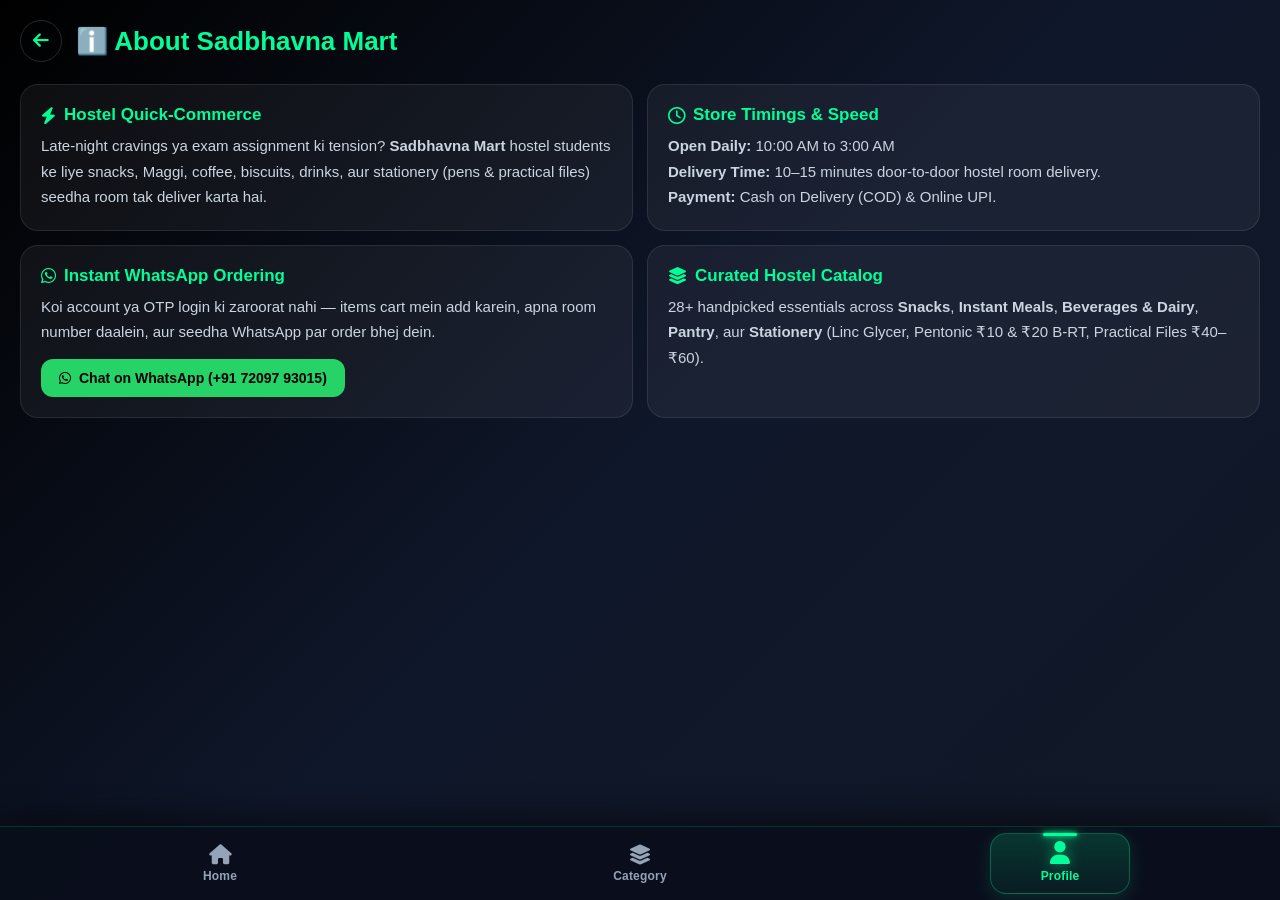
<file: about.html>
<!DOCTYPE html>
<html lang="en">

<head>
<meta charset="UTF-8">
<meta name="viewport" content="width=device-width, initial-scale=1.0, maximum-scale=1.0, user-scalable=no">
<title>About — Sadbhavna Mart</title>
<link rel="manifest" href="manifest.json">
<meta name="theme-color" content="#00ff99">
<link rel="icon" type="image/png" sizes="192x192" href="images/icon-192.png">
<link rel="apple-touch-icon" href="images/icon-192.png">
<meta name="apple-mobile-web-app-capable" content="yes">
<script src="i18n.js" defer></script>
<script src="pwa.js" defer></script>
<link rel="stylesheet" href="https://cdnjs.cloudflare.com/ajax/libs/font-awesome/6.5.1/css/all.min.css">
<style>
*{margin:0;padding:0;box-sizing:border-box;font-family:Arial,sans-serif;}
body{
  background:linear-gradient(135deg,#000,#0f172a,#111827);
  color:#fff;
  width:100%;
  max-width:100%;
  padding:20px;
  padding-bottom:105px;
  min-height:100vh;
}
.top-bar{display:flex;align-items:center;gap:14px;margin-bottom:22px;}
.circle-btn{
  width:42px;height:42px;border-radius:50%;display:flex;justify-content:center;align-items:center;
  text-decoration:none;color:#00ff99;font-size:18px;border:1px solid rgba(255,255,255,0.15);
}
h1{color:#00ff99;font-size:26px;}
.grid{display:grid;gap:14px;grid-template-columns:1fr;}
@media screen and (min-width:800px){ .grid{grid-template-columns:repeat(2,1fr);} }
.box{
  width:100%;
  background:rgba(255,255,255,0.05);
  border:1px solid rgba(255,255,255,0.09);
  padding:20px;
  border-radius:18px;
}
.box h2{color:#00ff99;font-size:17px;margin-bottom:8px;display:flex;align-items:center;gap:8px;}
.box p{font-size:15px;line-height:1.7;color:#cbd5e1;}
.wa-cta{
  display:inline-flex;align-items:center;gap:8px;margin-top:14px;padding:11px 18px;
  border-radius:12px;background:#25D366;color:#000;font-weight:800;text-decoration:none;font-size:14px;
}
.bottom-nav{
  position:fixed;bottom:0;left:0;width:100%;height:75px;background:rgba(10,15,28,0.94);
  backdrop-filter:blur(12px);border-top:1px solid rgba(255,255,255,0.1);
  display:flex;justify-content:space-around;align-items:center;z-index:99;
}
.bottom-nav a{text-decoration:none;color:#94a3b8;}
.nav-item{display:flex;flex-direction:column;align-items:center;gap:5px;font-size:12px;padding:8px 18px;}
.nav-item i{font-size:20px;}
</style>
<link rel="stylesheet" href="nav-bar.css">
</head>

<body>
<div class="top-bar">
  <a href="profile.html" class="circle-btn" aria-label="Back"><i class="fa-solid fa-arrow-left"></i></a>
  <h1>ℹ️ About Sadbhavna Mart</h1>
</div>

<div class="grid">
  <div class="box">
    <h2><i class="fa-solid fa-bolt"></i> Hostel Quick-Commerce</h2>
    <p>Late-night cravings ya exam assignment ki tension? <strong>Sadbhavna Mart</strong> hostel students ke liye snacks, Maggi, coffee, biscuits, drinks, aur stationery (pens &amp; practical files) seedha room tak deliver karta hai.</p>
  </div>

  <div class="box">
    <h2><i class="fa-regular fa-clock"></i> Store Timings &amp; Speed</h2>
    <p><strong>Open Daily:</strong> 10:00 AM to 3:00 AM<br><strong>Delivery Time:</strong> 10–15 minutes door-to-door hostel room delivery.<br><strong>Payment:</strong> Cash on Delivery (COD) &amp; Online UPI.</p>
  </div>

  <div class="box">
    <h2><i class="fa-brands fa-whatsapp"></i> Instant WhatsApp Ordering</h2>
    <p>Koi account ya OTP login ki zaroorat nahi — items cart mein add karein, apna room number daalein, aur seedha WhatsApp par order bhej dein.</p>
    <a href="https://wa.me/917209793015?text=Hi%20Sadbhavna%20Mart!" target="_blank" class="wa-cta">
      <i class="fa-brands fa-whatsapp"></i> Chat on WhatsApp (+91 72097 93015)
    </a>
  </div>

  <div class="box">
    <h2><i class="fa-solid fa-layer-group"></i> Curated Hostel Catalog</h2>
    <p>28+ handpicked essentials across <strong>Snacks</strong>, <strong>Instant Meals</strong>, <strong>Beverages &amp; Dairy</strong>, <strong>Pantry</strong>, aur <strong>Stationery</strong> (Linc Glycer, Pentonic ₹10 &amp; ₹20 B-RT, Practical Files ₹40–₹60).</p>
  </div>
</div>

<div class="bottom-nav">
  <a href="index.html?nav=1"><div class="nav-item"><i class="fa-solid fa-house"></i><span>Home</span></div></a>
  <a href="category.html"><div class="nav-item"><i class="fa-solid fa-layer-group"></i><span>Category</span></div></a>
  <a href="profile.html"><div class="nav-item"><i class="fa-solid fa-user"></i><span>Profile</span></div></a>
</div>
</body>
</html>
</file>
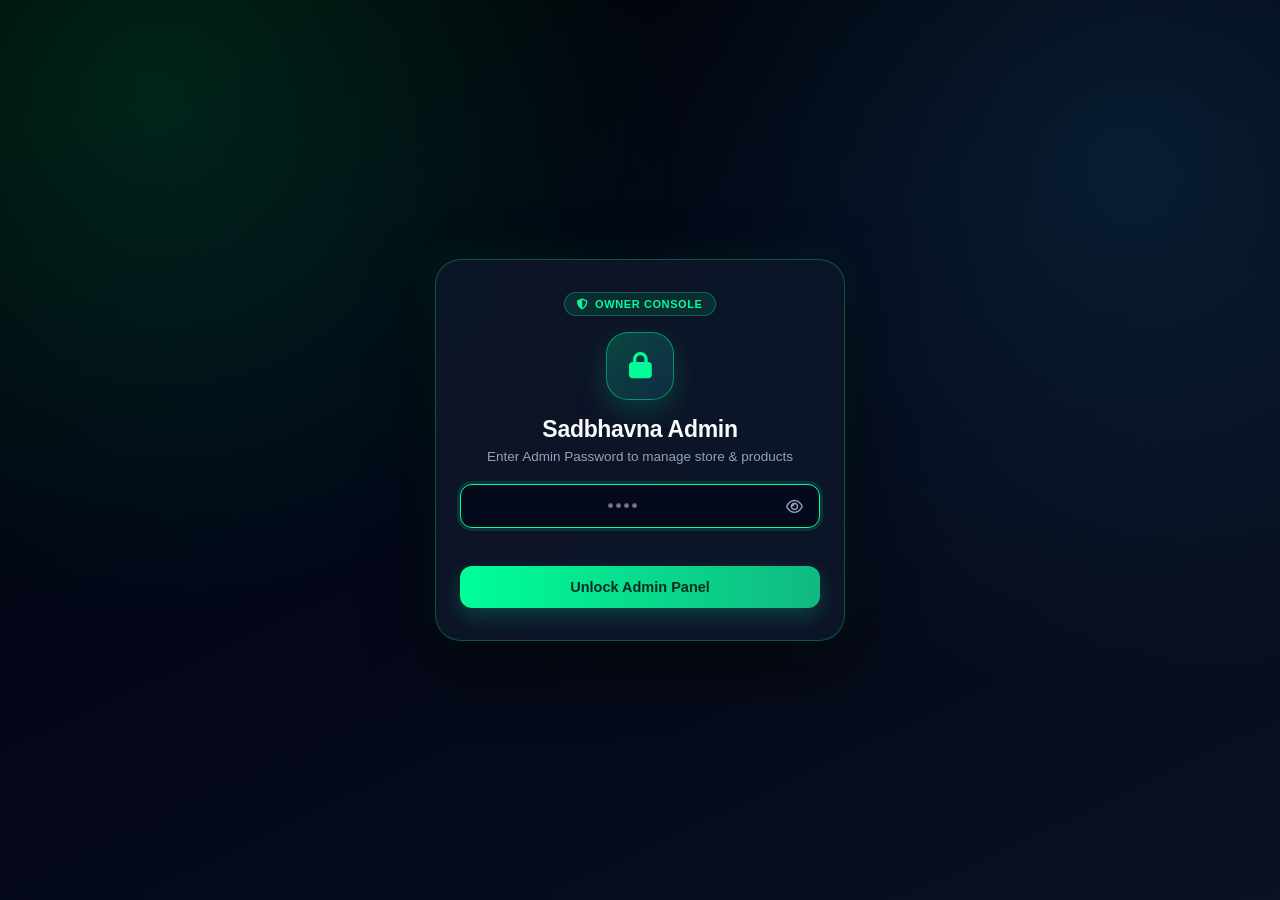
<file: admin.html>
<!DOCTYPE html>
<html lang="en">

<head>
<meta charset="UTF-8">
<meta name="viewport" content="width=device-width, initial-scale=1.0, maximum-scale=1.0, user-scalable=no, viewport-fit=cover">
<title>Admin Login — Sadbhavna Mart</title>
<meta name="theme-color" content="#020617">
<link rel="icon" type="image/png" sizes="192x192" href="images/icon-192.png">
<script src="qr.js"></script>
<link rel="stylesheet" href="https://cdnjs.cloudflare.com/ajax/libs/font-awesome/6.5.1/css/all.min.css">
<style>
:root{
  --bg-0:#020617;
  --bg-1:#0b1120;
  --card:rgba(15,23,42,0.74);
  --border:rgba(255,255,255,0.1);
  --accent:#00ff99;
  --cyan:#38bdf8;
  --amber:#fbbf24;
  --danger:#f87171;
  --muted:#94a3b8;
}
*{
  margin:0;
  padding:0;
  box-sizing:border-box;
  font-family:'Segoe UI',Arial,sans-serif;
  -webkit-tap-highlight-color:transparent;
}
html,body{
  width:100%;
  max-width:100%;
  overflow-x:hidden;
}
body{
  background:
    radial-gradient(circle at 12% 10%, rgba(0,255,153,0.14), transparent 38%),
    radial-gradient(circle at 88% 18%, rgba(56,189,248,0.12), transparent 40%),
    linear-gradient(155deg,#000000 0%,var(--bg-0) 45%,var(--bg-1) 100%);
  color:#f8fafc;
  min-height:100vh;
}

/* LOCK SCREEN */
.lock-screen{
  width:100%;
  min-height:100vh;
  display:flex;
  align-items:center;
  justify-content:center;
  padding:20px;
}
.pin-gate{
  width:100%;
  max-width:410px;
  background:rgba(15,23,42,0.84);
  backdrop-filter:blur(22px);
  -webkit-backdrop-filter:blur(22px);
  border:1px solid rgba(0,255,153,0.28);
  border-radius:26px;
  padding:32px 24px;
  text-align:center;
  box-shadow:0 24px 64px rgba(0,0,0,0.65), 0 0 40px rgba(0,255,153,0.08);
  animation:fadeUp 0.35s cubic-bezier(0.22,1,0.36,1);
}
.pin-gate.shake{animation:shakeBox 0.36s ease;}
.pin-badge{
  display:inline-flex;
  align-items:center;
  gap:6px;
  padding:5px 12px;
  border-radius:999px;
  background:rgba(0,255,153,0.1);
  border:1px solid rgba(0,255,153,0.3);
  color:var(--accent);
  font-size:11px;
  font-weight:800;
  letter-spacing:0.6px;
  text-transform:uppercase;
  margin-bottom:16px;
}
.pin-icon{
  width:68px;
  height:68px;
  border-radius:22px;
  margin:0 auto 16px;
  display:flex;
  align-items:center;
  justify-content:center;
  background:linear-gradient(135deg,rgba(0,255,153,0.22),rgba(56,189,248,0.14));
  border:1px solid rgba(0,255,153,0.45);
  color:var(--accent);
  font-size:26px;
  box-shadow:0 10px 28px rgba(0,255,153,0.18);
}
.pin-gate h2{font-size:23px;font-weight:800;margin-bottom:6px;letter-spacing:-0.3px;}
.pin-gate p{font-size:13.5px;color:var(--muted);margin-bottom:20px;}
.pass-wrap{position:relative;margin-bottom:8px;}
.pass-wrap .input{
  padding-right:46px;
  margin-bottom:0;
  text-align:center;
  letter-spacing:2px;
  font-size:17px;
  font-weight:700;
}
.eye-btn{
  position:absolute;
  right:10px;
  top:50%;
  transform:translateY(-50%);
  width:32px;
  height:32px;
  border:none;
  border-radius:8px;
  background:transparent;
  color:var(--muted);
  font-size:15px;
  cursor:pointer;
}
.pin-err{color:var(--danger);font-size:13px;font-weight:700;min-height:20px;margin-bottom:10px;}

/* DASHBOARD SHELL */
.admin-shell{
  display:none;
  width:100%;
  max-width:100%;
  padding-bottom:44px;
  animation:fadeUp 0.3s ease;
}
.header{
  position:sticky;
  top:0;
  z-index:30;
  background:rgba(2,6,23,0.88);
  backdrop-filter:blur(16px);
  -webkit-backdrop-filter:blur(16px);
  padding:14px 18px;
  display:flex;
  align-items:center;
  justify-content:space-between;
  gap:12px;
  border-bottom:1px solid rgba(0,255,153,0.15);
}
.brand-group{display:flex;align-items:center;gap:12px;}
.brand-logo{
  width:40px;
  height:40px;
  border-radius:12px;
  background:linear-gradient(135deg,rgba(0,255,153,0.25),rgba(56,189,248,0.15));
  border:1px solid rgba(0,255,153,0.45);
  color:var(--accent);
  display:flex;
  align-items:center;
  justify-content:center;
  font-size:18px;
}
.header h1{font-size:18px;font-weight:800;color:#fff;line-height:1.15;}
.header-sub{font-size:11.5px;color:var(--accent);font-weight:600;}
.header-actions{display:flex;align-items:center;gap:8px;}
.status-chip{
  padding:6px 11px;
  border-radius:999px;
  font-size:11.5px;
  font-weight:800;
  border:1px solid rgba(0,255,153,0.35);
  background:rgba(0,255,153,0.12);
  color:var(--accent);
}
.status-chip.closed{
  border-color:rgba(248,113,113,0.45);
  background:rgba(248,113,113,0.14);
  color:#fca5a5;
}
.lock-btn{
  padding:8px 14px;
  border-radius:11px;
  border:1px solid rgba(239,68,68,0.45);
  background:rgba(239,68,68,0.14);
  color:#fca5a5;
  font-size:13px;
  font-weight:700;
  cursor:pointer;
  display:flex;
  align-items:center;
  gap:6px;
}
.lock-btn:active{transform:scale(0.95);}

.main{width:100%;max-width:100%;padding:18px;}

/* KPI STATS STRIP */
.kpi-grid{
  display:grid;
  grid-template-columns:repeat(2, minmax(0, 1fr));
  gap:12px;
  margin-bottom:18px;
}
@media screen and (min-width:768px){
  .kpi-grid{grid-template-columns:repeat(4, minmax(0, 1fr));}
}
.kpi-card{
  background:var(--card);
  backdrop-filter:blur(12px);
  border:1px solid var(--border);
  border-radius:18px;
  padding:14px 16px;
  display:flex;
  align-items:center;
  justify-content:space-between;
  gap:10px;
}
.kpi-label{
  font-size:11.5px;
  color:var(--muted);
  text-transform:uppercase;
  letter-spacing:0.5px;
  margin-bottom:4px;
}
.kpi-val{font-size:22px;font-weight:800;color:#fff;}
.kpi-icon{
  width:42px;
  height:42px;
  border-radius:12px;
  display:flex;
  align-items:center;
  justify-content:center;
  font-size:17px;
  flex-shrink:0;
}
.kpi-icon.green{background:rgba(0,255,153,0.14);color:var(--accent);}
.kpi-icon.cyan{background:rgba(56,189,248,0.14);color:var(--cyan);}
.kpi-icon.amber{background:rgba(251,191,36,0.14);color:var(--amber);}
.kpi-icon.red{background:rgba(248,113,113,0.14);color:var(--danger);}

/* INPUTS & BUTTONS */
.input{
  width:100%;
  padding:11px 13px;
  border-radius:12px;
  border:1px solid rgba(255,255,255,0.13);
  background:rgba(2,6,23,0.75);
  color:#fff;
  font-size:14px;
  outline:none;
  margin-bottom:10px;
  transition:border-color 0.2s, box-shadow 0.2s;
}
.input:focus{border-color:var(--accent);box-shadow:0 0 0 3px rgba(0,255,153,0.14);}
.form-row-2{display:grid;grid-template-columns:repeat(2, minmax(0, 1fr));gap:10px;width:100%;}
.form-row-2 > div{min-width:0;}
.btn-primary{
  width:100%;
  padding:13px 16px;
  border:none;
  border-radius:12px;
  background:linear-gradient(90deg,#00ff99,#10b981);
  color:#022c22;
  font-size:14.5px;
  font-weight:800;
  cursor:pointer;
  transition:transform 0.16s, box-shadow 0.2s;
  box-shadow:0 8px 20px rgba(0,255,153,0.2);
}
.btn-primary:active{transform:scale(0.98);}
.btn-secondary{
  padding:9px 13px;
  border-radius:10px;
  border:1px solid rgba(56,189,248,0.4);
  background:rgba(56,189,248,0.12);
  color:var(--cyan);
  font-size:12.5px;
  font-weight:700;
  cursor:pointer;
}
.btn-amber{
  padding:9px 13px;
  border-radius:10px;
  border:1px solid rgba(251,191,36,0.4);
  background:rgba(251,191,36,0.12);
  color:var(--amber);
  font-size:12.5px;
  font-weight:700;
  cursor:pointer;
}
.btn-green-outline{
  padding:9px 13px;
  border-radius:10px;
  border:1px solid rgba(0,255,153,0.4);
  background:rgba(0,255,153,0.1);
  color:var(--accent);
  font-size:12.5px;
  font-weight:700;
  cursor:pointer;
}

/* MAIN GRID */
.grid{display:grid;grid-template-columns:minmax(0, 1fr);gap:16px;width:100%;}
.grid > *, .kpi-grid > *{min-width:0;max-width:100%;}
@media screen and (min-width:900px){
  .grid{grid-template-columns:repeat(2, minmax(0, 1fr));}
  .full-span{grid-column:1 / -1;}
}
.card{
  background:var(--card);
  backdrop-filter:blur(14px);
  border:1px solid var(--border);
  border-radius:20px;
  padding:20px;
  width:100%;
  max-width:100%;
  min-width:0;
  overflow:hidden;
  box-shadow:0 12px 30px rgba(0,0,0,0.28);
}
.card-head{display:flex;align-items:center;justify-content:space-between;margin-bottom:14px;gap:10px;flex-wrap:wrap;}
.card h2{font-size:16.5px;font-weight:800;color:#fff;display:flex;align-items:center;gap:9px;}
.card h2 i{color:var(--accent);}
.label{display:block;font-size:12px;font-weight:600;color:var(--muted);margin:6px 0 5px;}

/* PHOTO UPLOAD DROPBOX */
.photo-upload-box{
  display:flex;
  align-items:center;
  gap:12px;
  padding:10px 12px;
  border-radius:14px;
  background:rgba(2,6,23,0.65);
  border:1px dashed rgba(0,255,153,0.4);
  margin-bottom:10px;
}
.photo-preview{
  width:56px;
  height:56px;
  border-radius:12px;
  background:#fff;
  display:flex;
  align-items:center;
  justify-content:center;
  overflow:hidden;
  flex-shrink:0;
  color:#64748b;
  font-size:20px;
}
.photo-preview img{width:100%;height:100%;object-fit:contain;}
.upload-meta{flex:1;min-width:0;}
.upload-btn{
  display:inline-flex;
  align-items:center;
  gap:6px;
  padding:7px 12px;
  border-radius:9px;
  background:rgba(0,255,153,0.16);
  border:1px solid rgba(0,255,153,0.38);
  color:var(--accent);
  font-size:12.5px;
  font-weight:700;
  cursor:pointer;
}

.custom-list{display:flex;flex-direction:column;gap:8px;margin-top:12px;max-height:240px;overflow-y:auto;}
.custom-item{
  display:flex;
  align-items:center;
  justify-content:space-between;
  gap:10px;
  padding:8px 10px;
  border-radius:12px;
  background:rgba(2,6,23,0.6);
  border:1px solid rgba(255,255,255,0.08);
}
.custom-item img{
  width:38px;height:38px;border-radius:9px;background:#fff;object-fit:contain;padding:2px;flex-shrink:0;
}
.custom-item-info{flex:1;min-width:0;}
.custom-item-info strong{display:block;font-size:13px;white-space:nowrap;overflow:hidden;text-overflow:ellipsis;}
.custom-item-info span{font-size:11.5px;color:var(--muted);}
.del-custom-btn{
  width:30px;height:30px;border:none;border-radius:8px;background:rgba(239,68,68,0.16);
  color:var(--danger);cursor:pointer;font-size:13px;flex-shrink:0;
}

/* MODE PILLS */
.mode-pills{display:grid;grid-template-columns:repeat(3, minmax(0, 1fr));gap:8px;margin-bottom:12px;}
.mode-pill{
  padding:11px 8px;
  border-radius:12px;
  border:1px solid rgba(255,255,255,0.12);
  background:rgba(255,255,255,0.03);
  color:#cbd5e1;
  font-size:12.5px;
  font-weight:700;
  cursor:pointer;
  text-align:center;
  transition:0.2s;
}
.mode-pill.active{
  background:rgba(0,255,153,0.16);
  border-color:var(--accent);
  color:var(--accent);
  box-shadow:0 4px 14px rgba(0,255,153,0.15);
}

.offer-preview-box{
  display:none;
  margin:-4px 0 12px;
  padding:9px 12px;
  border-radius:10px;
  background:linear-gradient(90deg,rgba(245,158,11,0.18),rgba(0,255,153,0.14));
  border:1px solid rgba(251,191,36,0.4);
  color:#fef3c7;
  font-size:12.5px;
  font-weight:700;
  text-align:center;
}

.upi-preview{
  display:flex;
  align-items:center;
  gap:14px;
  padding:12px;
  border-radius:14px;
  background:rgba(2,6,23,0.72);
  border:1px solid rgba(0,255,153,0.2);
  margin:8px 0 14px;
}
.qr-wrap{background:#fff;padding:6px;border-radius:10px;display:flex;align-items:center;justify-content:center;flex-shrink:0;}

/* QUICK BROADCAST CHIPS */
.quick-chips{display:flex;flex-wrap:wrap;gap:6px;margin-bottom:10px;}
.q-chip{
  padding:5px 10px;border-radius:999px;border:1px solid rgba(255,255,255,0.14);
  background:rgba(255,255,255,0.05);color:#cbd5e1;font-size:11.5px;cursor:pointer;
}
.q-chip:hover{border-color:var(--accent);color:var(--accent);}

/* RECENT ORDERS VIEWER */
.orders-mini-list{display:flex;flex-direction:column;gap:8px;max-height:220px;overflow-y:auto;}
.order-mini-row{
  padding:10px 12px;border-radius:12px;background:rgba(2,6,23,0.6);border:1px solid rgba(255,255,255,0.08);
  font-size:12.5px;line-height:1.45;
}
.order-mini-top{display:flex;justify-content:space-between;align-items:center;font-weight:800;color:var(--accent);margin-bottom:3px;}

/* STOCK & PRICE MANAGER */
.stock-toolbar{display:flex;flex-wrap:wrap;gap:10px;align-items:center;justify-content:space-between;margin-bottom:12px;}
.stock-filters{display:flex;flex-wrap:wrap;gap:8px;align-items:center;margin-bottom:14px;}
.stk-tab{
  padding:7px 12px;border-radius:999px;border:1px solid rgba(255,255,255,0.13);
  background:rgba(255,255,255,0.04);color:#cbd5e1;font-size:12.5px;font-weight:700;cursor:pointer;
}
.stk-tab.active{background:var(--accent);color:#022c22;border-color:var(--accent);}
.stk-search{flex:1;min-width:190px;margin-bottom:0;padding:8px 13px;font-size:13.5px;}
.stock-grid{display:grid;grid-template-columns:1fr;gap:10px;}
@media screen and (min-width:680px){.stock-grid{grid-template-columns:repeat(2, minmax(0, 1fr));}}
@media screen and (min-width:1180px){.stock-grid{grid-template-columns:repeat(3, minmax(0, 1fr));}}
.stock-row{
  display:flex;
  align-items:center;
  justify-content:space-between;
  gap:8px;
  padding:10px 12px;
  border-radius:14px;
  background:rgba(2,6,23,0.58);
  border:1px solid rgba(255,255,255,0.08);
}
.stock-row.low{border-color:rgba(251,191,36,0.45);}
.stock-row.out{border-color:rgba(248,113,113,0.5);background:rgba(248,113,113,0.06);}
.stock-row.hidden-item{opacity:0.55;border-style:dashed;}
.stock-info{min-width:0;flex:1;}
.stock-name{display:block;font-size:13px;font-weight:700;color:#f8fafc;white-space:nowrap;overflow:hidden;text-overflow:ellipsis;}
.stock-badge{font-size:11px;font-weight:700;color:var(--muted);}
.stock-row.low .stock-badge{color:var(--amber);}
.stock-row.out .stock-badge{color:var(--danger);}
.stock-ctrl{display:flex;align-items:center;gap:5px;flex-shrink:0;}
.price-mini-inp{
  width:46px;padding:5px 3px;text-align:center;border-radius:8px;
  border:1px solid rgba(56,189,248,0.35);background:#0f172a;color:#38bdf8;font-weight:800;font-size:12.5px;
}
.stock-ctrl button{
  width:27px;height:27px;border:none;border-radius:8px;background:rgba(0,255,153,0.16);
  border:1px solid rgba(0,255,153,0.35);color:var(--accent);font-weight:800;font-size:15px;cursor:pointer;
}
.stock-ctrl button.vis-btn{
  background:rgba(255,255,255,0.08);border:1px solid rgba(255,255,255,0.16);color:#cbd5e1;font-size:12px;
}
.stock-ctrl input.qty-inp{
  width:46px;padding:5px 3px;text-align:center;border-radius:8px;
  border:1px solid rgba(255,255,255,0.15);background:#0f172a;color:#fff;font-weight:800;font-size:13px;
}

#toastMsg{
  position:fixed;bottom:92px;left:50%;transform:translateX(-50%) translateY(16px);
  background:var(--accent);color:#022c22;padding:11px 20px;border-radius:999px;font-size:13.5px;
  font-weight:800;opacity:0;pointer-events:none;transition:0.25s;z-index:1200;
  box-shadow:0 10px 26px rgba(0,255,153,0.3);
}
#toastMsg.show{transform:translateX(-50%) translateY(0);opacity:1;}
.admin-shell{padding-bottom:112px;}

/* GITHUB SYNC & STICKY MASTER SAVE BAR */
.gh-status-pill{
  padding:5px 11px;border-radius:999px;font-size:11.5px;font-weight:800;
  border:1px solid rgba(251,191,36,0.4);background:rgba(251,191,36,0.14);color:var(--amber);
}
.gh-status-pill.connected{
  border-color:rgba(0,255,153,0.4);background:rgba(0,255,153,0.14);color:var(--accent);
}
.switch-row{
  display:flex;align-items:center;justify-content:space-between;gap:12px;
  padding:10px 12px;border-radius:12px;background:rgba(2,6,23,0.62);
  border:1px solid rgba(255,255,255,0.08);margin-bottom:12px;font-size:13px;color:#e2e8f0;
}
.switch-row input[type="checkbox"]{width:18px;height:18px;accent-color:#00ff99;cursor:pointer;}
.master-save-bar{
  position:fixed;left:0;right:0;bottom:0;width:100%;z-index:60;
  background:rgba(2,6,23,0.94);backdrop-filter:blur(16px);-webkit-backdrop-filter:blur(16px);
  border-top:1px solid rgba(0,255,153,0.28);padding:11px 16px;
  display:flex;align-items:center;justify-content:space-between;gap:10px;flex-wrap:wrap;
  box-shadow:0 -12px 32px rgba(0,0,0,0.55);
}
.sync-state-label{font-size:12.5px;font-weight:700;color:#cbd5e1;flex:1;min-width:170px;}
.sync-state-label.dirty{color:var(--amber);}
.sync-state-label.ok{color:var(--accent);}
.master-save-actions{display:flex;gap:8px;align-items:center;}
.master-btn-save{
  padding:10px 15px;border-radius:11px;border:1px solid rgba(56,189,248,0.45);
  background:rgba(56,189,248,0.15);color:#38bdf8;font-size:13px;font-weight:800;cursor:pointer;
}
.master-btn-push{
  padding:10px 16px;border-radius:11px;border:none;
  background:linear-gradient(90deg,#00ff99,#10b981);color:#022c22;
  font-size:13.5px;font-weight:800;cursor:pointer;box-shadow:0 6px 18px rgba(0,255,153,0.25);
}
.master-btn-push:disabled{opacity:0.6;cursor:wait;}

/* MOBILE ZERO-ZOOM & ZERO-OVERFLOW RULES */
@media screen and (max-width:767px){
  .input, select.input, .stk-search, .price-mini-inp, .qty-inp{
    font-size:16px !important;
  }
  .main{padding:12px;}
  .header{padding:11px 12px;gap:8px;flex-wrap:wrap;}
  .brand-logo{width:34px;height:34px;font-size:15px;}
  .header h1{font-size:15.5px;}
  .header-sub{font-size:10.5px;}
  .header-actions{gap:6px;margin-left:auto;}
  .status-chip{font-size:10.5px;padding:5px 8px;}
  .lock-btn{padding:7px 10px;font-size:12px;}
  .kpi-grid{gap:8px;margin-bottom:14px;}
  .kpi-card{padding:11px 12px;border-radius:14px;}
  .kpi-val{font-size:19px;}
  .kpi-icon{width:34px;height:34px;font-size:14px;}
  .card{padding:14px;border-radius:16px;}
  .card h2{font-size:15px;}
  .form-row-2{grid-template-columns:minmax(0, 1fr);gap:0;}
  .mode-pills{gap:6px;}
  .mode-pill{font-size:11.5px;padding:9px 4px;}
  .upi-preview{flex-direction:column;text-align:center;}
  .photo-upload-box{flex-wrap:wrap;}
  .stock-filters{gap:6px;}
  .stk-search{min-width:0;width:100%;flex:1 0 100%;}
  .stock-row{
    flex-direction:column;
    align-items:stretch;
    gap:10px;
    padding:12px;
  }
  .stock-ctrl{
    width:100%;
    justify-content:space-between;
    gap:6px;
  }
  .price-mini-inp,.stock-ctrl input.qty-inp{width:58px;padding:6px 4px;}
  .stock-ctrl button{width:34px;height:34px;}
  .master-save-bar{
    padding:10px 12px calc(10px + env(safe-area-inset-bottom, 0px));
    gap:8px;
  }
  .sync-state-label{min-width:0;width:100%;flex:1 0 100%;font-size:12px;}
  .master-save-actions{width:100%;}
  .master-btn-save,.master-btn-push{flex:1;text-align:center;padding:11px 10px;}
  .admin-shell{padding-bottom:135px;}
}

@keyframes fadeUp{from{opacity:0;transform:translateY(10px);}to{opacity:1;transform:translateY(0);}}
@keyframes shakeBox{0%,100%{transform:translateX(0);}25%{transform:translateX(-8px);}50%{transform:translateX(8px);}75%{transform:translateX(-5px);}}
</style>
</head>

<body>
<div id="toastMsg"></div>

<!-- STANDALONE PASSWORD GATE -->
<div class="lock-screen" id="lockScreen">
  <div class="pin-gate" id="pinGateCard">
    <div class="pin-badge"><i class="fa-solid fa-shield-halved"></i> Owner Console</div>
    <div class="pin-icon"><i class="fa-solid fa-lock"></i></div>
    <h2>Sadbhavna Admin</h2>
    <p>Enter Admin Password to manage store &amp; products</p>
    <div class="pass-wrap">
      <input type="password" id="pinInput" class="input" placeholder="••••" autofocus autocomplete="off" onkeydown="if(event.key==='Enter')unlockAdmin()">
      <button type="button" class="eye-btn" aria-label="Show password" onclick="togglePassVisibility('pinInput', this)">
        <i class="fa-regular fa-eye"></i>
      </button>
    </div>
    <div class="pin-err" id="pinErr"></div>
    <button class="btn-primary" onclick="unlockAdmin()">Unlock Admin Panel</button>
  </div>
</div>

<!-- STANDALONE ADMIN CONSOLE -->
<div class="admin-shell" id="adminShell">
  <header class="header">
    <div class="brand-group">
      <div class="brand-logo"><i class="fa-solid fa-bolt"></i></div>
      <div>
        <h1>Sadbhavna Admin</h1>
        <div class="header-sub">Owner Control Console</div>
      </div>
    </div>
    <div class="header-actions">
      <span class="status-chip" id="headerStatusChip">🕒 AUTO</span>
      <button class="lock-btn" onclick="lockAdmin()"><i class="fa-solid fa-lock"></i> Lock</button>
    </div>
  </header>

  <main class="main">
    <!-- KPI OVERVIEW -->
    <div class="kpi-grid">
      <div class="kpi-card">
        <div>
          <div class="kpi-label">Total Products</div>
          <div class="kpi-val" id="kpiTotal">0</div>
        </div>
        <div class="kpi-icon cyan"><i class="fa-solid fa-layer-group"></i></div>
      </div>
      <div class="kpi-card">
        <div>
          <div class="kpi-label">Stock Units</div>
          <div class="kpi-val" id="kpiUnits">0</div>
        </div>
        <div class="kpi-icon green"><i class="fa-solid fa-boxes-stacked"></i></div>
      </div>
      <div class="kpi-card">
        <div>
          <div class="kpi-label">Low Stock (&le;5)</div>
          <div class="kpi-val" id="kpiLow">0</div>
        </div>
        <div class="kpi-icon amber"><i class="fa-solid fa-triangle-exclamation"></i></div>
      </div>
      <div class="kpi-card">
        <div>
          <div class="kpi-label">Out of Stock</div>
          <div class="kpi-val" id="kpiOut">0</div>
        </div>
        <div class="kpi-icon red"><i class="fa-solid fa-circle-xmark"></i></div>
      </div>
    </div>

    <div class="grid">
      <!-- ADD NEW EXTRA PRODUCT WITH PHOTO -->
      <div class="card">
        <div class="card-head">
          <h2><i class="fa-solid fa-circle-plus"></i> Add Extra Product + Photo</h2>
        </div>
        <span class="label">Product Name</span>
        <input type="text" id="newProdName" class="input" placeholder="e.g. Haldiram Aloo Bhujia">

        <div class="form-row-2">
          <div>
            <span class="label">Price (₹)</span>
            <input type="number" min="1" id="newProdPrice" class="input" placeholder="20">
          </div>
          <div>
            <span class="label">Stock Qty</span>
            <input type="number" min="0" id="newProdStock" class="input" placeholder="25">
          </div>
        </div>

        <span class="label">Category</span>
        <select id="newProdCategory" class="input">
          <option value="Biscuits & Snacks">🍪 Biscuits &amp; Snacks</option>
          <option value="Instant Meals">🍜 Instant Meals</option>
          <option value="Beverages & Dairy">☕ Beverages &amp; Dairy</option>
          <option value="Daily Pantry">🧂 Daily Pantry</option>
          <option value="Stationery">📚 Stationery</option>
        </select>

        <span class="label">Product Photo (Upload from phone/PC or paste URL)</span>
        <div class="photo-upload-box">
          <div class="photo-preview" id="newProdPreview"><i class="fa-regular fa-image"></i></div>
          <div class="upload-meta">
            <label class="upload-btn">
              <i class="fa-solid fa-camera"></i> Choose Photo
              <input type="file" id="newProdFile" accept="image/*" style="display:none;" onchange="handleProductPhotoUpload(this)">
            </label>
            <div style="font-size:11px;color:#94a3b8;margin-top:5px;" id="photoStatusText">Auto-compressed to fit fast</div>
          </div>
        </div>
        <input type="url" id="newProdImgUrl" class="input" placeholder="Or paste image path / URL (optional)" oninput="previewPhotoUrl(this.value)">

        <button type="button" class="btn-primary" onclick="addCustomProduct()">➕ Add Product to Store</button>

        <div class="custom-list" id="customProductsList"></div>
      </div>

      <!-- STORE MODE & OFFER BANNER -->
      <div class="card">
        <div class="card-head">
          <h2><i class="fa-solid fa-store"></i> Store Mode, Delivery &amp; Offer</h2>
        </div>
        <span class="label">Store Open / Holiday Status</span>
        <div class="mode-pills" id="modePills">
          <button type="button" class="mode-pill" data-mode="auto" onclick="setStoreMode('auto', this)">🕒 Auto<br><small>10AM–3AM</small></button>
          <button type="button" class="mode-pill" data-mode="open" onclick="setStoreMode('open', this)">🟢 Force Open<br><small>24x7 Override</small></button>
          <button type="button" class="mode-pill" data-mode="closed" onclick="setStoreMode('closed', this)">🔒 Closed<br><small>Holiday Mode</small></button>
        </div>

        <span class="label">Closed Banner Message</span>
        <input type="text" id="closedMessageInput" class="input" placeholder="🔒 Store Closed • Back Soon">

        <span class="label">Delivery Promise Subtitle</span>
        <input type="text" id="deliveryEtaInput" class="input" placeholder="Order snacks instantly on WhatsApp • 10–15 min room delivery">

        <span class="label">Daily Offer Banner (live preview below)</span>
        <input type="text" id="offerBannerInput" class="input" placeholder="🔥 Today Special: Instant Delivery on All Orders!" oninput="updateOfferPreview()">
        <div class="offer-preview-box" id="offerPreviewBox"></div>

        <button type="button" class="btn-primary" onclick="saveStoreSettings()">💾 Save Store Settings</button>
      </div>

      <!-- UPI QR & WHATSAPP CONFIG -->
      <div class="card">
        <div class="card-head">
          <h2><i class="fa-solid fa-qrcode"></i> UPI QR &amp; WhatsApp Dispatch</h2>
        </div>
        <span class="label">Store UPI ID</span>
        <input type="text" id="upiIdInput" class="input" placeholder="e.g. 7209793015@ybl" oninput="renderAdminQrPreview()">

        <div class="form-row-2">
          <div>
            <span class="label">Merchant Name</span>
            <input type="text" id="upiNameInput" class="input" placeholder="Sadbhavna Mart" oninput="renderAdminQrPreview()">
          </div>
          <div>
            <span class="label">WhatsApp Number</span>
            <input type="text" id="waNumberInput" class="input" placeholder="917209793015">
          </div>
        </div>

        <div class="upi-preview">
          <div class="qr-wrap" id="adminQrPreview"></div>
          <div style="font-size:12.5px;color:#cbd5e1;line-height:1.55;">
            <strong style="color:#00ff99;">Sample ₹50 Checkout QR</strong><br>
            UPI: <span id="qrPreviewId">-</span><br>
            Scan from GPay / PhonePe / Paytm to test.
          </div>
        </div>

        <button type="button" class="btn-primary" onclick="savePaymentSettings()">💾 Save Payment &amp; Contact</button>
      </div>

      <!-- BROADCAST & BACKUP -->
      <div class="card">
        <div class="card-head">
          <h2><i class="fa-solid fa-bullhorn"></i> Live Alerts &amp; Store Backup</h2>
        </div>
        <span class="label">Quick Templates</span>
        <div class="quick-chips">
          <button type="button" class="q-chip" onclick="fillBroadcast('Fresh Maggi & Cold Coffee restocked!')">🍜 Restocked</button>
          <button type="button" class="q-chip" onclick="fillBroadcast('Exam Night Special: Pens & Practical Files ready!')">📚 Stationery</button>
          <button type="button" class="q-chip" onclick="fillBroadcast('Counter closing in 30 mins — order fast!')">⏰ Closing Soon</button>
        </div>
        <input type="text" id="broadcastInput" class="input" placeholder="Type alert for Live Ticker & Bell...">
        <button type="button" class="btn-primary" style="margin-bottom:14px;" onclick="sendBroadcastAlert()">📢 Publish Live Alert</button>

        <span class="label">Full Store Backup / Restore (includes custom products &amp; photos)</span>
        <div style="display:flex;gap:8px;flex-wrap:wrap;">
          <button type="button" class="btn-secondary" style="flex:1;" onclick="exportFullBackup()">⬇️ Export Full Backup</button>
          <label class="btn-green-outline" style="flex:1;text-align:center;">
            ⬆️ Restore Backup
            <input type="file" accept="application/json" style="display:none;" onchange="restoreFullBackup(this)">
          </label>
        </div>
      </div>

      <!-- RECENT ORDERS & REVENUE -->
      <div class="card">
        <div class="card-head">
          <h2><i class="fa-solid fa-receipt"></i> Recent Orders (<span id="ordersCountTag">0</span>)</h2>
          <button type="button" class="btn-secondary" onclick="exportOrdersCsv()">⬇️ Export CSV</button>
        </div>
        <div class="orders-mini-list" id="ordersMiniList"></div>
      </div>

      <!-- ADMIN PASSWORD SECURITY -->
      <div class="card">
        <div class="card-head">
          <h2><i class="fa-solid fa-key"></i> Admin Password Security</h2>
        </div>
        <span class="label">Change Admin Password (min 4 characters)</span>
        <div class="pass-wrap" style="margin-bottom:11px;">
          <input type="password" id="newPinInput" class="input" style="text-align:left;letter-spacing:normal;font-size:14.5px;font-weight:400;" placeholder="Enter new password" autocomplete="new-password">
          <button type="button" class="eye-btn" aria-label="Show new password" onclick="togglePassVisibility('newPinInput', this)">
            <i class="fa-regular fa-eye"></i>
          </button>
        </div>
        <p style="font-size:12px;color:#94a3b8;margin-bottom:14px;line-height:1.5;">
          Refreshing or locking `/admin` always prompts for this password.
        </p>
        <button type="button" class="btn-primary" onclick="updateAdminPin()">🔐 Update Admin Password</button>
      </div>

      <!-- LIVE INVENTORY, PRICE & VISIBILITY MANAGER -->
      <div class="card full-span">
        <div class="stock-toolbar">
          <h2 style="margin-bottom:0;"><i class="fa-solid fa-boxes-stacked"></i> Price, Stock &amp; Visibility Manager</h2>
          <div style="display:flex;gap:8px;flex-wrap:wrap;">
            <button type="button" class="btn-green-outline" onclick="restockOutItems()">⚡ Restock Empty (+10)</button>
            <button type="button" class="btn-amber" onclick="copyStockSummary()">📋 Copy Report</button>
            <button type="button" class="btn-secondary" onclick="exportStockJson()">⬇️ stock.json</button>
            <button type="button" class="btn-primary" style="width:auto;padding:9px 16px;" onclick="saveAllInventoryChanges()">💾 Save &amp; Update Store</button>
          </div>
        </div>

        <div class="stock-filters">
          <button type="button" class="stk-tab active" onclick="setStockFilter('all', this)">All</button>
          <button type="button" class="stk-tab" onclick="setStockFilter('low', this)">⚠️ Low (&le;5)</button>
          <button type="button" class="stk-tab" onclick="setStockFilter('out', this)">❌ Out of Stock</button>
          <button type="button" class="stk-tab" onclick="setStockFilter('custom', this)">✨ Custom</button>
          <input type="text" id="stockSearch" class="input stk-search" placeholder="Search item... (edit ₹ price, qty, or 👁️ hide)" oninput="renderStockEditor()">
        </div>

        <div class="stock-grid" id="stockGrid"></div>
      </div>

      <!-- GITHUB -> CLOUDFLARE AUTO PUBLISH SETUP -->
      <div class="card full-span" id="githubSyncCard">
        <div class="card-head">
          <h2><i class="fa-brands fa-github"></i> GitHub → Cloudflare Auto-Deploy</h2>
          <span class="gh-status-pill" id="ghStatusPill">⚠️ Token Needed</span>
        </div>
        <div class="form-row-2">
          <div>
            <label class="label">GitHub Repository (owner/repo)</label>
            <input type="text" id="ghRepoInput" class="input" value="jayprakashkkk/Sadbhavna_mart">
          </div>
          <div>
            <span class="label">Branch</span>
            <input type="text" id="ghBranchInput" class="input" value="main">
          </div>
        </div>
        <span class="label">GitHub Personal Access Token (stored only on your phone/PC, never committed)</span>
        <div class="pass-wrap" style="margin-bottom:10px;">
          <input type="password" id="ghTokenInput" class="input" style="text-align:left;letter-spacing:normal;font-size:14px;font-weight:400;" placeholder="github_pat_... (Contents: Read &amp; Write)">
          <button type="button" class="eye-btn" aria-label="Show token" onclick="togglePassVisibility('ghTokenInput', this)">
            <i class="fa-regular fa-eye"></i>
          </button>
        </div>
        <label class="switch-row">
          <span><strong>Auto-Push on every Admin Save</strong> (updates GitHub &amp; Cloudflare automatically)</span>
          <input type="checkbox" id="ghAutoPushToggle" checked onchange="saveGithubPrefs()">
        </label>
        <div style="display:flex;gap:8px;flex-wrap:wrap;">
          <button type="button" class="btn-primary" style="flex:1;" onclick="saveGithubPrefs(true)">🔗 Save &amp; Test GitHub Connection</button>
          <button type="button" class="btn-secondary" onclick="clearGithubToken()">Clear Token</button>
        </div>
        <p style="font-size:11.5px;color:#94a3b8;margin-top:10px;line-height:1.5;">
          GitHub Token create karne ke liye: GitHub → Settings → Developer settings → Personal access tokens → Fine-grained tokens → Sirf <strong>Sadbhavna_mart</strong> select karke <strong>Contents: Read &amp; write</strong> dein.
        </p>
      </div>
    </div>
  </main>

  <!-- STICKY MASTER SAVE & PUBLISH BAR -->
  <div class="master-save-bar">
    <div class="sync-state-label ok" id="syncStateLabel">✅ Store ready</div>
    <div class="master-save-actions">
      <button type="button" class="master-btn-save" onclick="saveEverythingLocally(true)">💾 Save</button>
      <button type="button" class="master-btn-push" id="masterPushBtn" onclick="saveAndPublishLive('Update Sadbhavna Mart store from Admin')">🚀 Save &amp; Push Live</button>
    </div>
  </div>
</div>

<script>
const DEFAULT_ADMIN_CONFIG = {
  pin: "2026",
  storeMode: "auto",
  closedMessage: "🔒 Store Closed • Holiday Break",
  deliveryEta: "",
  offerBanner: "",
  upiId: "7209793015@ybl",
  upiName: "Sadbhavna Mart",
  whatsappNumber: "917209793015"
};

const BASE_PRICES = {
  "Parle G": 10, "Tedhe Medhe": 20, "Kurkure": 20, "Cup Maggi": 50, "Bourbon": 30,
  "Maggi Double Masala": 28, "Milk": 30, "Nescafe Coffee": 20, "BRU Coffee": 20, "Chini": 45,
  "Tata Tea": 60, "Red Label": 65, "Lays Classic": 20, "Oreo": 30, "Good Day": 25,
  "Dairy Milk": 40, "Frooti": 20, "Coca-Cola": 40, "Yippee Noodles": 25, "Bread": 40,
  "Linc Glycer Blue": 10, "Linc Glycer Black": 10, "Pentonic Blue": 10, "Pentonic Black": 10,
  "Pentonic B-RT": 20, "Practical File (100p)": 40, "Practical File (140p)": 50, "Practical File (Hardcover)": 60
};

let adminConfig = Object.assign({}, DEFAULT_ADMIN_CONFIG);
let stockData = {};
let customProducts = [];
let priceOverrides = {};
let hiddenItems = [];
let broadcasts = [];
let unlockedAdminPass = "";
let serverPublishReady = false;
let uploadedPhotoDataUrl = "";
let activeStockFilter = "all";
let toastTimer = null;

function markDirty(msg) {
  const lbl = document.getElementById("syncStateLabel");
  if (!lbl) return;
  lbl.className = "sync-state-label dirty";
  lbl.innerText = msg || "🟡 Changes made — tap Save & Push Live";
}

function markSynced(msg) {
  const lbl = document.getElementById("syncStateLabel");
  if (!lbl) return;
  lbl.className = "sync-state-label ok";
  lbl.innerText = msg || "✅ Synced with live store";
}

function loadGithubPrefs() {
  let repo = localStorage.getItem("sadbhavna_gh_repo") || "jayprakashkkk/Sadbhavna_mart";
  if (repo === "jayprakashkkk/Sadbhavna_files") {
    repo = "jayprakashkkk/Sadbhavna_mart";
    localStorage.setItem("sadbhavna_gh_repo", repo);
  }
  const branch = localStorage.getItem("sadbhavna_gh_branch") || "main";
  const token = localStorage.getItem("sadbhavna_gh_token") || "";
  const autoPush = localStorage.getItem("sadbhavna_gh_autopush") !== "0";
  const rEl = document.getElementById("ghRepoInput");
  const bEl = document.getElementById("ghBranchInput");
  const tEl = document.getElementById("ghTokenInput");
  const aEl = document.getElementById("ghAutoPushToggle");
  if (rEl) rEl.value = repo;
  if (bEl) bEl.value = branch;
  if (tEl) tEl.value = token;
  if (aEl) aEl.checked = autoPush;
  updateGhStatusBadge();
}

function updateGhStatusBadge() {
  const pill = document.getElementById("ghStatusPill");
  if (!pill) return;
  const token = (localStorage.getItem("sadbhavna_gh_token") || "").trim();
  if (serverPublishReady) {
    pill.className = "gh-status-pill connected";
    pill.innerText = "🟢 Cloudflare Auto-Push Ready";
  } else if (token) {
    pill.className = "gh-status-pill connected";
    pill.innerText = "🟢 GitHub Token Connected";
  } else {
    pill.className = "gh-status-pill";
    pill.innerText = "⚠️ Token Needed";
  }
}

async function checkServerPublishCapability() {
  try {
    const res = await fetch("/api/publish", { cache: "no-store" });
    if (res.ok) {
      const data = await res.json();
      serverPublishReady = Boolean(data && data.configured);
      updateGhStatusBadge();
    }
  } catch (e) {}
}

async function saveGithubPrefs(testNow) {
  let repo = (document.getElementById("ghRepoInput").value || "").trim() || "jayprakashkkk/Sadbhavna_mart";
  if (repo === "jayprakashkkk/Sadbhavna_files") {
    repo = "jayprakashkkk/Sadbhavna_mart";
    document.getElementById("ghRepoInput").value = repo;
  }
  const branch = (document.getElementById("ghBranchInput").value || "").trim() || "main";
  const token = (document.getElementById("ghTokenInput").value || "").replace(/\s+/g, "");
  const autoPush = Boolean(document.getElementById("ghAutoPushToggle").checked);
  localStorage.setItem("sadbhavna_gh_repo", repo);
  localStorage.setItem("sadbhavna_gh_branch", branch);
  localStorage.setItem("sadbhavna_gh_autopush", autoPush ? "1" : "0");
  if (token) {
    document.getElementById("ghTokenInput").value = token;
    localStorage.setItem("sadbhavna_gh_token", token);
  }
  updateGhStatusBadge();
  if (!testNow) return;

  if (!token && !serverPublishReady) {
    showToast("Paste your GitHub token first");
    return;
  }
  if (serverPublishReady) {
    showToast("🟢 Cloudflare /api/publish is active!");
    return;
  }
  try {
    const userRes = await fetch("https://api.github.com/user", {
      headers: { "Authorization": `Bearer ${token}`, "Accept": "application/vnd.github+json" }
    });
    if (!userRes.ok) throw new Error("Invalid/expired token (HTTP " + userRes.status + ")");

    const repoRes = await fetch(`https://api.github.com/repos/${repo}`, {
      headers: { "Authorization": `Bearer ${token}`, "Accept": "application/vnd.github+json" }
    });
    if (!repoRes.ok) throw new Error("Repo not accessible (HTTP " + repoRes.status + ")");
    const repoInfo = await repoRes.json();
    if (!repoInfo.permissions || !repoInfo.permissions.push) {
      throw new Error("Missing 'Contents: Read and write' permission on " + repo);
    }
    showToast("🟢 Connected with write access to " + repo + "!");
  } catch (err) {
    showToast("❌ " + err.message);
    markDirty("❌ GitHub test failed: " + err.message);
  }
}

function clearGithubToken() {
  localStorage.removeItem("sadbhavna_gh_token");
  const tEl = document.getElementById("ghTokenInput");
  if (tEl) tEl.value = "";
  updateGhStatusBadge();
  showToast("🗑️ GitHub token removed");
}

function collectCurrentFormInputs() {
  const closedInp = document.getElementById("closedMessageInput");
  const etaInp = document.getElementById("deliveryEtaInput");
  const offerInp = document.getElementById("offerBannerInput");
  const upiInp = document.getElementById("upiIdInput");
  const nameInp = document.getElementById("upiNameInput");
  const waInp = document.getElementById("waNumberInput");
  if (closedInp) adminConfig.closedMessage = closedInp.value.trim() || DEFAULT_ADMIN_CONFIG.closedMessage;
  if (etaInp) adminConfig.deliveryEta = etaInp.value.trim();
  if (offerInp) adminConfig.offerBanner = offerInp.value.trim();
  if (upiInp) adminConfig.upiId = upiInp.value.trim() || DEFAULT_ADMIN_CONFIG.upiId;
  if (nameInp) adminConfig.upiName = nameInp.value.trim() || DEFAULT_ADMIN_CONFIG.upiName;
  if (waInp) adminConfig.whatsappNumber = waInp.value.replace(/\D/g, "") || DEFAULT_ADMIN_CONFIG.whatsappNumber;
}

function saveEverythingLocally(notify) {
  collectCurrentFormInputs();
  const ts = Date.now();
  localStorage.setItem("sadbhavna_local_updated_at", String(ts));
  localStorage.setItem("sadbhavna_stock_updated_at", String(ts));
  saveConfig();
  localStorage.setItem("sadbhavna_local_stock", JSON.stringify(stockData));
  localStorage.setItem("sadbhavna_price_overrides", JSON.stringify(priceOverrides));
  localStorage.setItem("sadbhavna_hidden_items", JSON.stringify(hiddenItems));
  localStorage.setItem("sadbhavna_custom_products", JSON.stringify(customProducts));
  syncHeaderChip();
  renderAdminQrPreview();
  updateKpis();
  markDirty("💾 Saved locally — push to update all customers");
  if (notify) showToast("💾 Saved on this device!");
  return ts;
}

async function ghApiJson(token, path, method = "GET", payload = null) {
  const res = await fetch(`https://api.github.com${path}`, {
    method,
    headers: {
      "Authorization": `Bearer ${token}`,
      "Accept": "application/vnd.github+json",
      "Content-Type": "application/json"
    },
    body: payload ? JSON.stringify(payload) : undefined
  });
  const data = await res.json().catch(() => ({}));
  if (!res.ok) throw new Error(data.message || ("GitHub HTTP " + res.status));
  return data;
}

async function saveAndPublishLive(commitMessage, isAutoTrigger = false) {
  const ts = saveEverythingLocally(false);
  const autoPush = localStorage.getItem("sadbhavna_gh_autopush") !== "0";
  const rawInputToken = (document.getElementById("ghTokenInput")?.value || "").replace(/\s+/g, "");
  if (rawInputToken) {
    localStorage.setItem("sadbhavna_gh_token", rawInputToken);
    updateGhStatusBadge();
  }
  const token = (rawInputToken || localStorage.getItem("sadbhavna_gh_token") || "").replace(/\s+/g, "");

  if (isAutoTrigger && (!autoPush || (!token && !serverPublishReady))) {
    showToast("💾 Saved locally! Add GitHub Token to push live");
    return;
  }

  if (!token && !serverPublishReady) {
    document.getElementById("githubSyncCard")?.scrollIntoView({ behavior: "smooth" });
    showToast("⚠️ Paste GitHub Token below to push live!");
    return;
  }

  const pushBtn = document.getElementById("masterPushBtn");
  const lbl = document.getElementById("syncStateLabel");
  if (pushBtn) { pushBtn.disabled = true; pushBtn.innerText = "⏳ Pushing..."; }
  if (lbl) { lbl.className = "sync-state-label dirty"; lbl.innerText = "🚀 Pushing update to GitHub → Cloudflare..."; }

  try {
    const filesToCommit = [];
    const publishProducts = customProducts.map(p => Object.assign({}, p));

    // Upload any base64 photos as real repository image files under images/custom/
    for (const prod of publishProducts) {
      if (prod.img && prod.img.startsWith("data:image/")) {
        const commaIdx = prod.img.indexOf(",");
        const base64Body = commaIdx >= 0 ? prod.img.slice(commaIdx + 1) : "";
        if (base64Body) {
          const slug = prod.name.toLowerCase().replace(/[^a-z0-9]+/g, "-").replace(/^-|-$/g, "") || ("item-" + Date.now());
          const imgPath = `images/custom/${slug}.jpg`;
          filesToCommit.push({ path: imgPath, content: base64Body, encoding: "base64" });
          prod.img = imgPath;
        }
      }
    }

    const storeConfigPayload = {
      updatedAt: ts,
      storeMode: adminConfig.storeMode || "auto",
      closedMessage: adminConfig.closedMessage || DEFAULT_ADMIN_CONFIG.closedMessage,
      deliveryEta: adminConfig.deliveryEta || "",
      offerBanner: adminConfig.offerBanner || "",
      upiId: adminConfig.upiId || DEFAULT_ADMIN_CONFIG.upiId,
      upiName: adminConfig.upiName || DEFAULT_ADMIN_CONFIG.upiName,
      whatsappNumber: adminConfig.whatsappNumber || DEFAULT_ADMIN_CONFIG.whatsappNumber,
      customProducts: publishProducts,
      priceOverrides,
      hiddenItems,
      broadcasts: broadcasts.slice(0, 5)
    };

    filesToCommit.push({
      path: "stock.json",
      content: JSON.stringify(stockData, null, 2) + "\n",
      encoding: "utf-8"
    });
    filesToCommit.push({
      path: "store-config.json",
      content: JSON.stringify(storeConfigPayload, null, 2) + "\n",
      encoding: "utf-8"
    });

    const msg = commitMessage || "Update Sadbhavna Mart from Admin Console";
    let commitSha = "";

    // Path 1: Try Cloudflare /api/publish first if available
    let usedServer = false;
    if (serverPublishReady) {
      const apiRes = await fetch("/api/publish", {
        method: "POST",
        headers: { "Content-Type": "application/json" },
        body: JSON.stringify({ password: unlockedAdminPass, message: msg, files: filesToCommit })
      });
      const apiData = await apiRes.json().catch(() => ({}));
      if (apiRes.ok && apiData.ok) {
        usedServer = true;
        commitSha = apiData.commitSha || "";
      } else if (!apiData.fallback) {
        throw new Error(apiData.error || "Server publish error");
      }
    }

    // Path 2: Direct browser -> GitHub Git Data API atomic commit
    if (!usedServer) {
      let repo = (document.getElementById("ghRepoInput")?.value || localStorage.getItem("sadbhavna_gh_repo") || "jayprakashkkk/Sadbhavna_mart").trim();
      if (repo === "jayprakashkkk/Sadbhavna_files") {
        repo = "jayprakashkkk/Sadbhavna_mart";
        localStorage.setItem("sadbhavna_gh_repo", repo);
      }
      const branch = (document.getElementById("ghBranchInput")?.value || localStorage.getItem("sadbhavna_gh_branch") || "main").trim();
      const refData = await ghApiJson(token, `/repos/${repo}/git/ref/heads/${branch}`);
      const latestCommitSha = refData.object.sha;
      const commitData = await ghApiJson(token, `/repos/${repo}/git/commits/${latestCommitSha}`);
      const baseTreeSha = commitData.tree.sha;

      const treeItems = [];
      for (const f of filesToCommit) {
        const blob = await ghApiJson(token, `/repos/${repo}/git/blobs`, "POST", {
          content: f.content,
          encoding: f.encoding
        });
        treeItems.push({ path: f.path, mode: "100644", type: "blob", sha: blob.sha });
      }
      const newTree = await ghApiJson(token, `/repos/${repo}/git/trees`, "POST", {
        base_tree: baseTreeSha,
        tree: treeItems
      });
      const newCommit = await ghApiJson(token, `/repos/${repo}/git/commits`, "POST", {
        message: msg,
        tree: newTree.sha,
        parents: [latestCommitSha]
      });
      await ghApiJson(token, `/repos/${repo}/git/refs/heads/${branch}`, "PATCH", {
        sha: newCommit.sha,
        force: false
      });
      commitSha = newCommit.sha || "";
    }

    // Update local custom product URLs cleanly once committed
    customProducts = publishProducts;
    localStorage.setItem("sadbhavna_custom_products", JSON.stringify(customProducts));
    localStorage.setItem("sadbhavna_local_stock", JSON.stringify(stockData));
    renderCustomProductsList();
    renderStockEditor();

    const shortSha = commitSha ? ` (${commitSha.slice(0, 7)})` : "";
    markSynced(`✅ Pushed to GitHub${shortSha} • Cloudflare updating live!`);
    showToast("🚀 Published live to GitHub & Cloudflare!");
  } catch (err) {
    markDirty("❌ Push failed: " + err.message);
    showToast("❌ GitHub push failed: " + err.message);
  } finally {
    if (pushBtn) { pushBtn.disabled = false; pushBtn.innerText = "🚀 Save & Push Live"; }
  }
}

function showToast(msg) {
  const el = document.getElementById("toastMsg");
  el.innerText = msg;
  el.classList.add("show");
  clearTimeout(toastTimer);
  toastTimer = setTimeout(() => el.classList.remove("show"), 2200);
}

function togglePassVisibility(inputId, btn) {
  const inp = document.getElementById(inputId);
  if (!inp) return;
  const isPass = inp.type === "password";
  inp.type = isPass ? "text" : "password";
  btn.innerHTML = isPass ? '<i class="fa-regular fa-eye-slash"></i>' : '<i class="fa-regular fa-eye"></i>';
}

function loadConfig() {
  try {
    const saved = JSON.parse(localStorage.getItem("sadbhavna_admin_config") || "null");
    if (saved && typeof saved === "object") adminConfig = Object.assign({}, DEFAULT_ADMIN_CONFIG, saved);
  } catch (e) {}
  try { customProducts = JSON.parse(localStorage.getItem("sadbhavna_custom_products") || "[]") || []; } catch (e) { customProducts = []; }
  try { priceOverrides = JSON.parse(localStorage.getItem("sadbhavna_price_overrides") || "{}") || {}; } catch (e) { priceOverrides = {}; }
  try { hiddenItems = JSON.parse(localStorage.getItem("sadbhavna_hidden_items") || "[]") || []; } catch (e) { hiddenItems = []; }
}

function saveConfig() {
  localStorage.setItem("sadbhavna_admin_config", JSON.stringify(adminConfig));
}

function unlockAdmin() {
  loadConfig();
  const inp = document.getElementById("pinInput");
  const errEl = document.getElementById("pinErr");
  const gate = document.getElementById("pinGateCard");
  const entered = inp.value.trim();

  if (!entered || entered !== String(adminConfig.pin)) {
    errEl.innerText = "Wrong password! Please try again.";
    gate.classList.remove("shake");
    void gate.offsetWidth;
    gate.classList.add("shake");
    inp.focus();
    return;
  }

  errEl.innerText = "";
  unlockedAdminPass = entered;
  inp.value = "";
  document.getElementById("lockScreen").style.display = "none";
  document.getElementById("adminShell").style.display = "block";
  document.title = "Admin Console — Sadbhavna Mart";
  populateDashboard();
}

function lockAdmin() {
  unlockedAdminPass = "";
  document.getElementById("adminShell").style.display = "none";
  document.getElementById("lockScreen").style.display = "flex";
  document.getElementById("pinErr").innerText = "";
  document.getElementById("pinInput").value = "";
  document.title = "Admin Login — Sadbhavna Mart";
  document.getElementById("pinInput").focus();
}

function syncHeaderChip() {
  const chip = document.getElementById("headerStatusChip");
  if (!chip) return;
  chip.classList.remove("closed");
  if (adminConfig.storeMode === "open") {
    chip.innerText = "🟢 FORCE OPEN";
  } else if (adminConfig.storeMode === "closed") {
    chip.innerText = "🔒 CLOSED";
    chip.classList.add("closed");
  } else {
    chip.innerText = "🕒 AUTO 10AM–3AM";
  }
}

function setStoreMode(mode, btn) {
  adminConfig.storeMode = mode;
  document.querySelectorAll(".mode-pill").forEach(b => b.classList.remove("active"));
  if (btn) btn.classList.add("active");
  syncHeaderChip();
  markDirty("🟡 Store mode changed — tap Save & Push Live");
}

function updateOfferPreview() {
  const val = document.getElementById("offerBannerInput").value.trim();
  const box = document.getElementById("offerPreviewBox");
  if (val) {
    box.innerText = val;
    box.style.display = "block";
  } else {
    box.style.display = "none";
  }
}

async function populateDashboard() {
  loadConfig();
  loadGithubPrefs();
  checkServerPublishCapability();
  try {
    const res = await fetch("store-config.json?t=" + Date.now(), { cache: "no-store" });
    if (res.ok) {
      const remote = await res.json();
      const localTs = Number(localStorage.getItem("sadbhavna_local_updated_at") || 0);
      if (remote && (Number(remote.updatedAt) || 0) >= localTs) {
        adminConfig.storeMode = remote.storeMode || adminConfig.storeMode;
        adminConfig.closedMessage = remote.closedMessage || adminConfig.closedMessage;
        adminConfig.deliveryEta = remote.deliveryEta !== undefined ? remote.deliveryEta : adminConfig.deliveryEta;
        adminConfig.offerBanner = remote.offerBanner !== undefined ? remote.offerBanner : adminConfig.offerBanner;
        adminConfig.upiId = remote.upiId || adminConfig.upiId;
        adminConfig.upiName = remote.upiName || adminConfig.upiName;
        adminConfig.whatsappNumber = remote.whatsappNumber || adminConfig.whatsappNumber;
        if (Array.isArray(remote.customProducts)) customProducts = remote.customProducts;
        if (remote.priceOverrides) priceOverrides = remote.priceOverrides;
        if (Array.isArray(remote.hiddenItems)) hiddenItems = remote.hiddenItems;
        if (Array.isArray(remote.broadcasts)) broadcasts = remote.broadcasts;
      }
    }
  } catch (e) {}
  document.querySelectorAll(".mode-pill").forEach(b => {
    b.classList.toggle("active", b.dataset.mode === adminConfig.storeMode);
  });
  syncHeaderChip();
  document.getElementById("closedMessageInput").value = adminConfig.closedMessage || "";
  document.getElementById("deliveryEtaInput").value = adminConfig.deliveryEta || "";
  document.getElementById("offerBannerInput").value = adminConfig.offerBanner || "";
  updateOfferPreview();
  document.getElementById("upiIdInput").value = adminConfig.upiId || "";
  document.getElementById("upiNameInput").value = adminConfig.upiName || "Sadbhavna Mart";
  document.getElementById("waNumberInput").value = adminConfig.whatsappNumber || "917209793015";
  renderAdminQrPreview();
  renderCustomProductsList();
  renderRecentOrders();
  loadStockForAdmin();
}

function handleProductPhotoUpload(input) {
  const file = input.files && input.files[0];
  if (!file) return;
  const reader = new FileReader();
  reader.onload = function (ev) {
    const img = new Image();
    img.onload = function () {
      const maxDim = 420;
      let w = img.width, h = img.height;
      if (w > maxDim || h > maxDim) {
        if (w > h) { h = Math.round(h * (maxDim / w)); w = maxDim; }
        else { w = Math.round(w * (maxDim / h)); h = maxDim; }
      }
      const canvas = document.createElement("canvas");
      canvas.width = w;
      canvas.height = h;
      const ctx = canvas.getContext("2d");
      ctx.fillStyle = "#ffffff";
      ctx.fillRect(0, 0, w, h);
      ctx.drawImage(img, 0, 0, w, h);
      uploadedPhotoDataUrl = canvas.toDataURL("image/jpeg", 0.8);
      document.getElementById("newProdPreview").innerHTML = `<img src="${uploadedPhotoDataUrl}" alt="Preview">`;
      document.getElementById("photoStatusText").innerText = `Ready (${Math.round(uploadedPhotoDataUrl.length / 1024)} KB compressed)`;
    };
    img.src = ev.target.result;
  };
  reader.readAsDataURL(file);
}

function previewPhotoUrl(url) {
  const clean = url.trim();
  if (!clean) {
    if (!uploadedPhotoDataUrl) {
      document.getElementById("newProdPreview").innerHTML = '<i class="fa-regular fa-image"></i>';
    }
    return;
  }
  uploadedPhotoDataUrl = "";
  document.getElementById("newProdPreview").innerHTML = `<img src="${clean}" alt="Preview">`;
  document.getElementById("photoStatusText").innerText = "Using image URL";
}

function addCustomProduct() {
  const name = document.getElementById("newProdName").value.trim();
  const price = parseInt(document.getElementById("newProdPrice").value, 10);
  const stock = parseInt(document.getElementById("newProdStock").value, 10);
  const category = document.getElementById("newProdCategory").value;
  const imgUrl = document.getElementById("newProdImgUrl").value.trim();
  const img = uploadedPhotoDataUrl || imgUrl || "ParleG.jpg";

  if (!name || isNaN(price) || price <= 0) {
    showToast("Enter valid product name & price");
    return;
  }
  if (BASE_PRICES[name] !== undefined || customProducts.some(p => p.name.toLowerCase() === name.toLowerCase())) {
    showToast("Product with this name already exists");
    return;
  }

  const qty = isNaN(stock) || stock < 0 ? 15 : stock;
  customProducts.push({ name, price, category, img, stock: qty });
  localStorage.setItem("sadbhavna_custom_products", JSON.stringify(customProducts));

  stockData[name] = qty;
  localStorage.setItem("sadbhavna_local_stock", JSON.stringify(stockData));

  document.getElementById("newProdName").value = "";
  document.getElementById("newProdPrice").value = "";
  document.getElementById("newProdStock").value = "";
  document.getElementById("newProdImgUrl").value = "";
  document.getElementById("newProdFile").value = "";
  uploadedPhotoDataUrl = "";
  document.getElementById("newProdPreview").innerHTML = '<i class="fa-regular fa-image"></i>';
  document.getElementById("photoStatusText").innerText = "Auto-compressed to fit fast";

  renderCustomProductsList();
  updateKpis();
  renderStockEditor();
  saveAndPublishLive("Add product: " + name, true);
}

function deleteCustomProduct(index) {
  const target = customProducts[index];
  if (!target) return;
  if (!confirm("Delete custom product '" + target.name + "'?")) return;
  customProducts.splice(index, 1);
  delete stockData[target.name];
  delete priceOverrides[target.name];
  hiddenItems = hiddenItems.filter(x => x !== target.name);

  localStorage.setItem("sadbhavna_custom_products", JSON.stringify(customProducts));
  localStorage.setItem("sadbhavna_local_stock", JSON.stringify(stockData));
  localStorage.setItem("sadbhavna_price_overrides", JSON.stringify(priceOverrides));
  localStorage.setItem("sadbhavna_hidden_items", JSON.stringify(hiddenItems));

  renderCustomProductsList();
  updateKpis();
  renderStockEditor();
  saveAndPublishLive("Remove product: " + target.name, true);
}

function renderCustomProductsList() {
  const box = document.getElementById("customProductsList");
  if (!customProducts.length) {
    box.innerHTML = '<div style="font-size:12px;color:#64748b;text-align:center;padding:8px;">No extra products added yet.</div>';
    return;
  }
  box.innerHTML = customProducts.map((p, idx) => `
    <div class="custom-item">
      <img src="${p.img}" alt="${p.name}">
      <div class="custom-item-info">
        <strong>${p.name}</strong>
        <span>₹${priceOverrides[p.name] || p.price} • ${p.category} • Stock: ${stockData[p.name] ?? 0}</span>
      </div>
      <button type="button" class="del-custom-btn" onclick="deleteCustomProduct(${idx})" aria-label="Delete"><i class="fa-solid fa-trash"></i></button>
    </div>
  `).join("");
}

function renderAdminQrPreview() {
  const upiId = document.getElementById("upiIdInput").value.trim() || "7209793015@ybl";
  const upiName = document.getElementById("upiNameInput").value.trim() || "Sadbhavna Mart";
  document.getElementById("qrPreviewId").innerText = upiId;
  const uri = "upi://pay?pa=" + encodeURIComponent(upiId) + "&pn=" + encodeURIComponent(upiName) + "&am=50&cu=INR&tn=" + encodeURIComponent("Sadbhavna Mart Test");
  if (window.SadbhavnaQR) {
    document.getElementById("adminQrPreview").innerHTML = window.SadbhavnaQR.renderSVG(uri, 108);
  }
}

function saveStoreSettings() {
  saveAndPublishLive("Update store settings & offer banner", true);
}

function savePaymentSettings() {
  saveAndPublishLive("Update UPI QR & WhatsApp contact", true);
}

function fillBroadcast(text) {
  document.getElementById("broadcastInput").value = text;
}

function sendBroadcastAlert() {
  const msg = document.getElementById("broadcastInput").value.trim();
  if (!msg) {
    showToast("Type an alert message first");
    return;
  }
  try {
    const timeStr = new Date().toLocaleTimeString([], { hour: "2-digit", minute: "2-digit" });
    const alertObj = {
      id: Date.now() + "-" + Math.random().toString(36).slice(2, 6),
      text: "📢 " + msg,
      type: "info",
      time: timeStr,
      unread: true,
      key: "broadcast-" + Date.now()
    };
    broadcasts.unshift(alertObj);
    broadcasts = broadcasts.slice(0, 5);
    const list = JSON.parse(localStorage.getItem("sadbhavna_notifications") || "[]");
    list.unshift(alertObj);
    localStorage.setItem("sadbhavna_notifications", JSON.stringify(list.slice(0, 30)));
    document.getElementById("broadcastInput").value = "";
    saveAndPublishLive("Broadcast live alert", true);
  } catch (e) {}
}

function renderRecentOrders() {
  let orders = [];
  try { orders = JSON.parse(localStorage.getItem("orders") || "[]") || []; } catch (e) {}
  document.getElementById("ordersCountTag").innerText = orders.length;
  const box = document.getElementById("ordersMiniList");
  if (!orders.length) {
    box.innerHTML = '<div style="font-size:12.5px;color:#64748b;text-align:center;padding:18px 0;">No orders recorded on this device yet.</div>';
    return;
  }
  box.innerHTML = orders.slice().reverse().slice(0, 12).map(o => `
    <div class="order-mini-row">
      <div class="order-mini-top">
        <span>${o.id || "ORD"} • ${o.name || "Student"}</span>
        <span>${o.payment || ""}</span>
      </div>
      <div style="color:#cbd5e1;">${o.items || ""}</div>
      <div style="font-size:11px;color:#94a3b8;margin-top:2px;">🏠 ${o.hostel || ""} Room ${o.room || ""} • ${o.date || ""}</div>
    </div>
  `).join("");
}

function exportOrdersCsv() {
  let orders = [];
  try { orders = JSON.parse(localStorage.getItem("orders") || "[]") || []; } catch (e) {}
  if (!orders.length) {
    showToast("No orders to export");
    return;
  }
  const esc = v => '"' + String(v || "").replace(/"/g, '""') + '"';
  const rows = ["OrderID,Name,Room,Hostel,Phone,Payment,Items,Date"].concat(
    orders.map(o => [o.id, o.name, o.room, o.hostel, o.phone, o.payment, o.items, o.date].map(esc).join(","))
  );
  const blob = new Blob([rows.join("\n")], { type: "text/csv" });
  const a = document.createElement("a");
  a.href = URL.createObjectURL(blob);
  a.download = "sadbhavna-orders.csv";
  a.click();
  URL.revokeObjectURL(a.href);
  showToast("⬇️ Orders CSV downloaded!");
}

function updateAdminPin() {
  const nextPin = document.getElementById("newPinInput").value.trim();
  if (nextPin.length < 4) {
    showToast("Password must be at least 4 characters");
    return;
  }
  adminConfig.pin = nextPin;
  saveConfig();
  document.getElementById("newPinInput").value = "";
  showToast("🔐 Admin Password updated!");
}

function getAllItemNames() {
  const names = Object.keys(stockData).slice();
  customProducts.forEach(p => {
    if (!names.includes(p.name)) names.push(p.name);
  });
  return names;
}

function getItemPrice(name) {
  if (priceOverrides[name] !== undefined) return Number(priceOverrides[name]) || 0;
  const cp = customProducts.find(p => p.name === name);
  if (cp) return Number(cp.price) || 0;
  return BASE_PRICES[name] || 0;
}

async function loadStockForAdmin() {
  try {
    const res = await fetch("stock.json?t=" + Date.now(), { cache: "no-store" });
    if (res.ok) stockData = await res.json();
  } catch (e) {}
  try {
    const local = JSON.parse(localStorage.getItem("sadbhavna_local_stock") || "{}");
    stockData = Object.assign({}, stockData, local);
  } catch (e) {}
  customProducts.forEach(p => {
    if (stockData[p.name] === undefined) stockData[p.name] = 15;
  });
  updateKpis();
  renderStockEditor();
  renderCustomProductsList();
}

function updateKpis() {
  const names = getAllItemNames();
  const vals = names.map(n => Number(stockData[n]) || 0);
  document.getElementById("kpiTotal").innerText = names.length;
  document.getElementById("kpiUnits").innerText = vals.reduce((a, b) => a + b, 0);
  document.getElementById("kpiLow").innerText = vals.filter(q => q > 0 && q <= 5).length;
  document.getElementById("kpiOut").innerText = vals.filter(q => q <= 0).length;
}

function setStockFilter(filter, btn) {
  activeStockFilter = filter;
  document.querySelectorAll(".stk-tab").forEach(b => b.classList.remove("active"));
  if (btn) btn.classList.add("active");
  renderStockEditor();
}

function renderStockEditor() {
  const grid = document.getElementById("stockGrid");
  const query = (document.getElementById("stockSearch")?.value || "").trim().toLowerCase();
  const keys = getAllItemNames();
  const customSet = new Set(customProducts.map(p => p.name));

  const filtered = keys.filter(name => {
    const qty = Number(stockData[name]) || 0;
    const matchSearch = !query || name.toLowerCase().includes(query);
    if (!matchSearch) return false;
    if (activeStockFilter === "low") return qty > 0 && qty <= 5;
    if (activeStockFilter === "out") return qty <= 0;
    if (activeStockFilter === "custom") return customSet.has(name);
    return true;
  });

  if (!filtered.length) {
    grid.innerHTML = '<div style="color:#94a3b8;padding:14px 4px;">No matching items in this filter.</div>';
    return;
  }

  grid.innerHTML = filtered.map(name => {
    const idx = keys.indexOf(name);
    const qty = Number(stockData[name]) || 0;
    const price = getItemPrice(name);
    const isHidden = hiddenItems.includes(name);
    const stateCls = `${qty <= 0 ? "out" : (qty <= 5 ? "low" : "")} ${isHidden ? "hidden-item" : ""}`.trim();
    const tag = isHidden ? "Hidden on Store" : (qty <= 0 ? "Out of Stock" : (qty <= 5 ? "Low Stock" : (customSet.has(name) ? "✨ Custom Item" : "In Stock")));
    return `
      <div class="stock-row ${stateCls}">
        <div class="stock-info">
          <span class="stock-name">${name}</span>
          <span class="stock-badge">${tag}</span>
        </div>
        <div class="stock-ctrl">
          <input type="number" min="1" title="Price ₹" class="price-mini-inp" value="${price}" onchange="setItemPrice(${idx}, this.value)">
          <button type="button" onclick="stepAdminStock(${idx}, -1)">-</button>
          <input type="number" min="0" title="Stock Qty" class="qty-inp" value="${qty}" onchange="setAdminStock(${idx}, this.value)">
          <button type="button" onclick="stepAdminStock(${idx}, 1)">+</button>
          <button type="button" class="vis-btn" title="${isHidden ? 'Show on store' : 'Hide from store'}" onclick="toggleItemVisibility(${idx})">
            <i class="fa-solid ${isHidden ? 'fa-eye-slash' : 'fa-eye'}"></i>
          </button>
        </div>
      </div>
    `;
  }).join("");
}

function setItemPrice(idx, val) {
  const keys = getAllItemNames();
  const name = keys[idx];
  if (!name) return;
  const p = Math.max(1, parseInt(val, 10) || 1);
  priceOverrides[name] = p;
  const cp = customProducts.find(x => x.name === name);
  if (cp) cp.price = p;
  renderCustomProductsList();
  markDirty("🟡 Price updated — tap Save & Push Live");
}

function stepAdminStock(idx, delta) {
  const keys = getAllItemNames();
  const key = keys[idx];
  if (!key) return;
  stockData[key] = Math.max(0, (Number(stockData[key]) || 0) + delta);
  localStorage.setItem("sadbhavna_local_stock", JSON.stringify(stockData));
  localStorage.setItem("sadbhavna_stock_updated_at", String(Date.now()));
  updateKpis();
  renderStockEditor();
  renderCustomProductsList();
  markDirty("🟡 Stock changed — tap Save & Push Live");
}

function setAdminStock(idx, val) {
  const keys = getAllItemNames();
  const key = keys[idx];
  if (!key) return;
  stockData[key] = Math.max(0, parseInt(val, 10) || 0);
  localStorage.setItem("sadbhavna_local_stock", JSON.stringify(stockData));
  localStorage.setItem("sadbhavna_stock_updated_at", String(Date.now()));
  updateKpis();
  renderStockEditor();
  renderCustomProductsList();
  markDirty("🟡 Stock changed — tap Save & Push Live");
}

function toggleItemVisibility(idx) {
  const keys = getAllItemNames();
  const name = keys[idx];
  if (!name) return;
  if (hiddenItems.includes(name)) {
    hiddenItems = hiddenItems.filter(x => x !== name);
  } else {
    hiddenItems.push(name);
  }
  renderStockEditor();
  markDirty("🟡 Visibility changed — tap Save & Push Live");
}

function restockOutItems() {
  let count = 0;
  getAllItemNames().forEach(name => {
    if ((Number(stockData[name]) || 0) <= 0) {
      stockData[name] = 10;
      count++;
    }
  });
  updateKpis();
  renderStockEditor();
  renderCustomProductsList();
  if (count) {
    saveAndPublishLive("Restock empty items (+10)", true);
  } else {
    showToast("No out-of-stock items!");
  }
}

function saveAllInventoryChanges() {
  saveAndPublishLive("Update stock, prices & visibility", true);
}

function copyStockSummary() {
  const lines = getAllItemNames().map(k => `• ${k} (₹${getItemPrice(k)}): ${stockData[k] ?? 0}`);
  const txt = "📦 *Sadbhavna Mart Stock Report*\n" + lines.join("\n");
  if (navigator.clipboard && navigator.clipboard.writeText) {
    navigator.clipboard.writeText(txt).then(() => showToast("📋 Stock report copied!")).catch(() => showToast("Copy failed"));
  }
}

function exportStockJson() {
  const blob = new Blob([JSON.stringify(stockData, null, 2) + "\n"], { type: "application/json" });
  const a = document.createElement("a");
  a.href = URL.createObjectURL(blob);
  a.download = "stock.json";
  a.click();
  URL.revokeObjectURL(a.href);
  showToast("⬇️ stock.json downloaded!");
}

function exportFullBackup() {
  const bundle = {
    adminConfig,
    customProducts,
    priceOverrides,
    hiddenItems,
    stockData
  };
  const blob = new Blob([JSON.stringify(bundle, null, 2)], { type: "application/json" });
  const a = document.createElement("a");
  a.href = URL.createObjectURL(blob);
  a.download = "sadbhavna-store-backup.json";
  a.click();
  URL.revokeObjectURL(a.href);
  showToast("⬇️ Full Store Backup downloaded!");
}

function restoreFullBackup(input) {
  const file = input.files && input.files[0];
  if (!file) return;
  const reader = new FileReader();
  reader.onload = function (ev) {
    try {
      const b = JSON.parse(ev.target.result);
      if (b.adminConfig) { adminConfig = Object.assign({}, DEFAULT_ADMIN_CONFIG, b.adminConfig); saveConfig(); }
      if (Array.isArray(b.customProducts)) { customProducts = b.customProducts; localStorage.setItem("sadbhavna_custom_products", JSON.stringify(customProducts)); }
      if (b.priceOverrides) { priceOverrides = b.priceOverrides; localStorage.setItem("sadbhavna_price_overrides", JSON.stringify(priceOverrides)); }
      if (Array.isArray(b.hiddenItems)) { hiddenItems = b.hiddenItems; localStorage.setItem("sadbhavna_hidden_items", JSON.stringify(hiddenItems)); }
      if (b.stockData) { stockData = b.stockData; localStorage.setItem("sadbhavna_local_stock", JSON.stringify(stockData)); }
      populateDashboard();
      showToast("✅ Backup restored!");
    } catch (e) {
      showToast("❌ Invalid backup JSON file");
    }
  };
  reader.readAsText(file);
  input.value = "";
}

loadConfig();
</script>

</body>
</html>
</file>
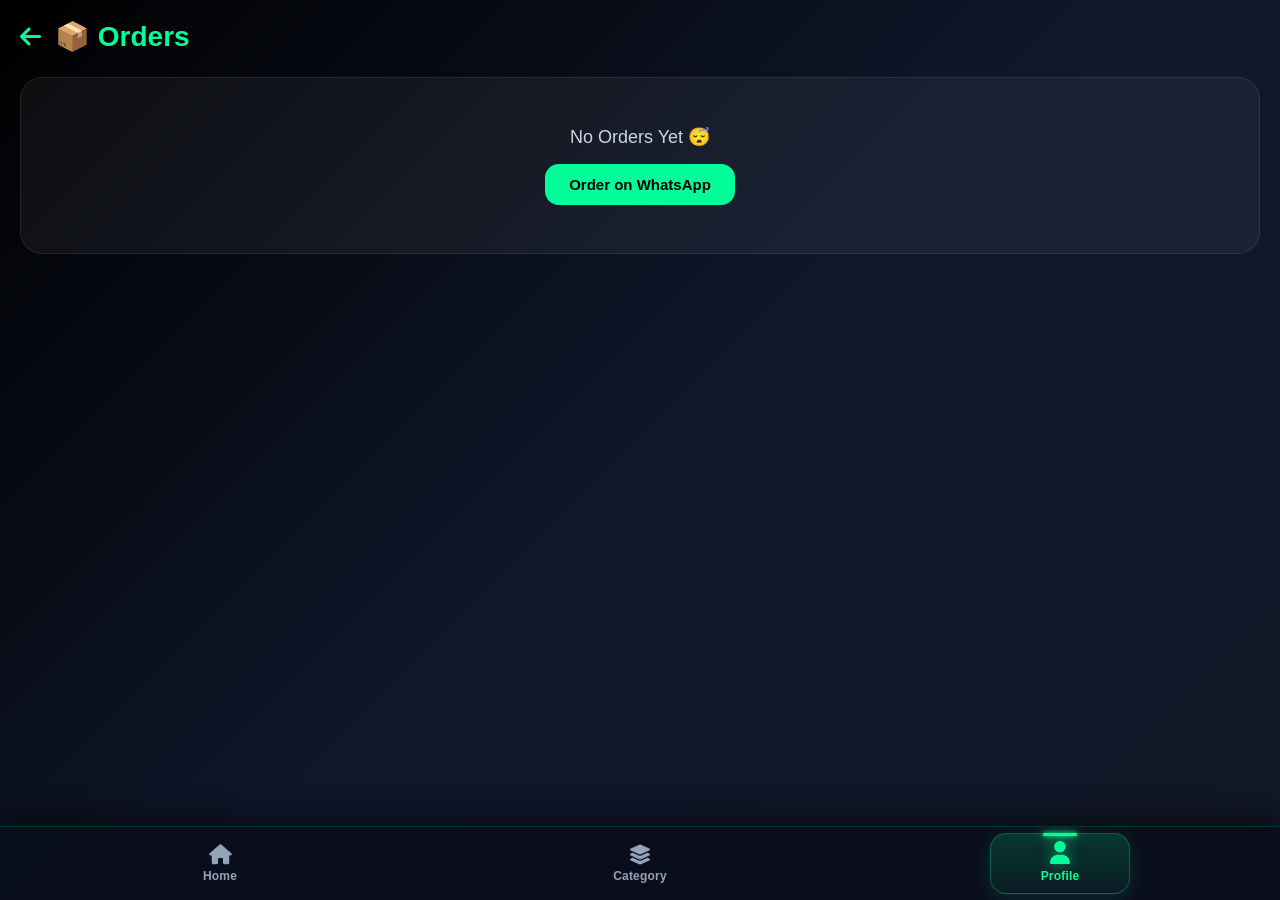
<file: orders.html>
<!DOCTYPE html>
<html lang="en">

<head>
<meta charset="UTF-8">
<meta name="viewport" content="width=device-width, initial-scale=1.0, maximum-scale=1.0, user-scalable=no">
<title>Orders — Sadbhavna Mart</title>
<link rel="manifest" href="manifest.json">
<meta name="theme-color" content="#00ff99">
<link rel="icon" type="image/png" sizes="192x192" href="images/icon-192.png">
<link rel="apple-touch-icon" href="images/icon-192.png">
<meta name="apple-mobile-web-app-capable" content="yes">
<script src="i18n.js" defer></script>
<script src="pwa.js" defer></script>
<link rel="stylesheet" href="https://cdnjs.cloudflare.com/ajax/libs/font-awesome/6.5.1/css/all.min.css">
<style>
*{
  margin:0;
  padding:0;
  box-sizing:border-box;
  font-family:Arial,sans-serif;
  -webkit-tap-highlight-color:transparent;
}
body{
  background:linear-gradient(135deg,#000,#0f172a,#111827);
  color:#fff;
  width:100%;
  min-height:100vh;
  padding:20px;
  padding-bottom:110px;
}
.header{
  display:flex;
  justify-content:space-between;
  align-items:center;
  gap:15px;
  margin-bottom:24px;
}
.header-left{
  display:flex;
  align-items:center;
  gap:14px;
}
.header a{
  color:#00ff99;
  font-size:24px;
  text-decoration:none;
}
.header h1{
  font-size:28px;
  color:#00ff99;
}
.clear-btn{
  border:1px solid rgba(255,59,59,0.45);
  background:rgba(255,59,59,0.12);
  color:#ff6b6b;
  padding:8px 14px;
  border-radius:12px;
  font-size:13px;
  font-weight:bold;
  cursor:pointer;
}
.orders{
  width:100%;
  max-width:100%;
  display:grid;
  gap:16px;
  grid-template-columns:repeat(1,1fr);
}
@media screen and (min-width:768px){
  .orders{ grid-template-columns:repeat(2,1fr); }
}
@media screen and (min-width:1200px){
  .orders{ grid-template-columns:repeat(3,1fr); }
}
.order-card{
  background:rgba(255,255,255,0.05);
  border:1px solid rgba(255,255,255,0.09);
  padding:18px;
  border-radius:20px;
  display:flex;
  flex-direction:column;
  justify-content:space-between;
  gap:10px;
}
.order-top{
  display:flex;
  justify-content:space-between;
  align-items:center;
}
.order-card h2{
  color:#00ff99;
  font-size:19px;
}
.order-id{
  font-size:12px;
  color:#94a3b8;
  background:rgba(255,255,255,0.07);
  padding:4px 10px;
  border-radius:999px;
}
.order-card p{
  color:#cbd5e1;
  font-size:14px;
  line-height:1.5;
}
.reorder-btn{
  margin-top:6px;
  display:inline-flex;
  align-items:center;
  justify-content:center;
  gap:8px;
  width:100%;
  padding:11px 14px;
  border-radius:12px;
  border:none;
  background:#25D366;
  color:#000;
  font-weight:bold;
  font-size:14px;
  cursor:pointer;
}
.empty{
  grid-column:1 / -1;
  background:rgba(255,255,255,0.05);
  border:1px solid rgba(255,255,255,0.08);
  border-radius:22px;
  text-align:center;
  padding:48px 20px;
  color:#cbd5e1;
  font-size:18px;
}
.browse-btn{
  display:inline-block;
  margin-top:16px;
  padding:12px 24px;
  border-radius:14px;
  background:#00ff99;
  color:#000;
  font-weight:bold;
  text-decoration:none;
  font-size:15px;
}
.bottom-nav{
  position:fixed;
  bottom:0;
  left:0;
  width:100%;
  height:75px;
  background:rgba(10,15,28,0.94);
  backdrop-filter:blur(12px);
  border-top:1px solid rgba(255,255,255,0.1);
  display:flex;
  justify-content:space-around;
  align-items:center;
  z-index:99;
}
.bottom-nav a{
  text-decoration:none;
  color:#94a3b8;
}
.nav-item{
  display:flex;
  flex-direction:column;
  align-items:center;
  gap:5px;
  font-size:12px;
  padding:8px 18px;
  border-radius:16px;
}
.nav-item i{ font-size:20px; }
</style>
<link rel="stylesheet" href="nav-bar.css">
</head>

<body>

<div class="header">
  <div class="header-left">
    <a href="profile.html" aria-label="Back to Profile"><i class="fa-solid fa-arrow-left"></i></a>
    <h1>📦 Orders</h1>
  </div>
  <button class="clear-btn" id="clearOrdersBtn" onclick="clearOrders()" style="display:none;">Clear History</button>
</div>

<div class="orders" id="orders"></div>

<div class="bottom-nav">
  <a href="index.html?nav=1">
    <div class="nav-item">
      <i class="fa-solid fa-house"></i>
      <span>Home</span>
    </div>
  </a>
  <a href="category.html">
    <div class="nav-item">
      <i class="fa-solid fa-layer-group"></i>
      <span>Category</span>
    </div>
  </a>
  <a href="profile.html">
    <div class="nav-item">
      <i class="fa-solid fa-user"></i>
      <span>Profile</span>
    </div>
  </a>
</div>

<script>
function getOrders() {
  try { return JSON.parse(localStorage.getItem("orders")) || []; } catch(e) { return []; }
}

function reorderWhatsApp(idx) {
  const orders = getOrders().slice().reverse();
  const o = orders[idx];
  if (!o) return;
  let msg = "🍟 *Sadbhavna Mart Re-Order* %0A%0A";
  msg += "👤 Name: " + encodeURIComponent(o.name || "") + "%0A";
  msg += "🏠 Room No: " + encodeURIComponent(o.room || "") + "%0A";
  if (o.hostel) msg += "🏢 Hostel: " + encodeURIComponent(o.hostel) + "%0A";
  if (o.phone) msg += "📞 Phone: " + encodeURIComponent(o.phone) + "%0A";
  msg += "💳 Payment: " + encodeURIComponent(o.payment || "Cash") + "%0A%0A";
  msg += "📦 Items: " + encodeURIComponent(o.items || "");
  window.open("https://wa.me/917209793015?text=" + msg, "_blank");
}

function clearOrders() {
  localStorage.removeItem("orders");
  renderOrders();
}

function renderOrders() {
  const orders = getOrders();
  const ordersBox = document.getElementById("orders");
  const clearBtn = document.getElementById("clearOrdersBtn");

  if (orders.length === 0) {
    clearBtn.style.display = "none";
    ordersBox.innerHTML = `
      <div class="empty">
        <p>No Orders Yet 😴</p>
        <a href="index.html?nav=1" class="browse-btn">Order on WhatsApp</a>
      </div>
    `;
    return;
  }

  clearBtn.style.display = "inline-block";
  ordersBox.innerHTML = orders.slice().reverse().map((order, idx) => `
    <div class="order-card">
      <div>
        <div class="order-top">
          <h2>${order.name || "Customer"}</h2>
          <span class="order-id">${order.id || "WhatsApp Order"}</span>
        </div>
        <p style="margin-top:8px;">🛍️ ${order.items || ""}</p>
        <p>💳 ${order.payment || "Cash"} • 📍 ${order.hostel ? order.hostel + ", " : ""}Room ${order.room || "-"}</p>
        ${order.date ? `<p style="color:#94a3b8;font-size:12px;">🕒 ${order.date}</p>` : ""}
      </div>
      <button class="reorder-btn" onclick="reorderWhatsApp(${idx})">
        <i class="fa-brands fa-whatsapp"></i> Reorder via WhatsApp
      </button>
    </div>
  `).join("");
}

renderOrders();
</script>

</body>
</html>
</file>
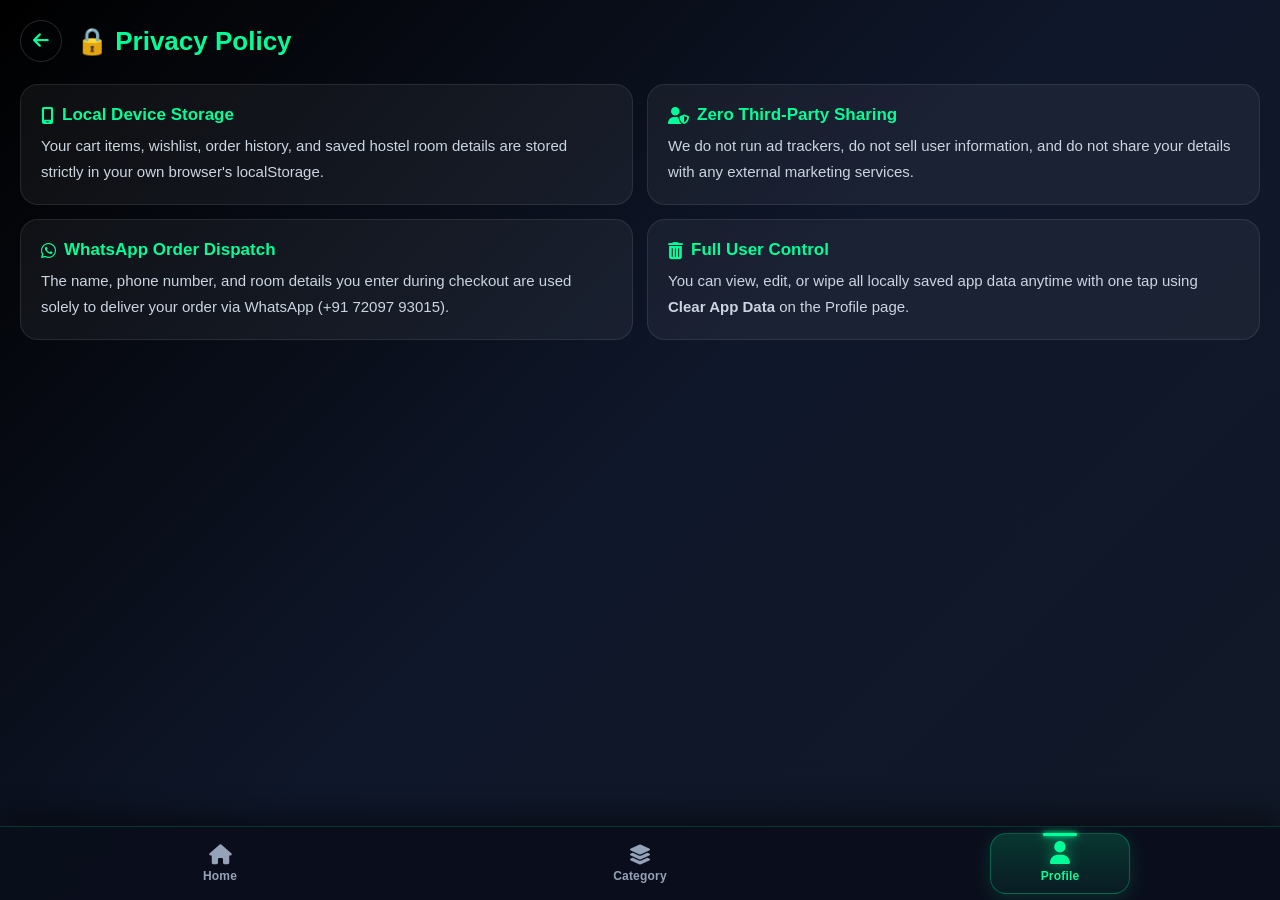
<file: policy.html>
<!DOCTYPE html>
<html lang="en">

<head>
<meta charset="UTF-8">
<meta name="viewport" content="width=device-width, initial-scale=1.0, maximum-scale=1.0, user-scalable=no">
<title>Privacy Policy — Sadbhavna Mart</title>
<link rel="manifest" href="manifest.json">
<meta name="theme-color" content="#00ff99">
<link rel="icon" type="image/png" sizes="192x192" href="images/icon-192.png">
<link rel="apple-touch-icon" href="images/icon-192.png">
<meta name="apple-mobile-web-app-capable" content="yes">
<script src="i18n.js" defer></script>
<script src="pwa.js" defer></script>
<link rel="stylesheet" href="https://cdnjs.cloudflare.com/ajax/libs/font-awesome/6.5.1/css/all.min.css">
<style>
*{margin:0;padding:0;box-sizing:border-box;font-family:Arial,sans-serif;}
body{
  background:linear-gradient(135deg,#000,#0f172a,#111827);
  color:#fff;
  width:100%;
  max-width:100%;
  padding:20px;
  padding-bottom:105px;
  min-height:100vh;
}
.top-bar{display:flex;align-items:center;gap:14px;margin-bottom:22px;}
.circle-btn{
  width:42px;height:42px;border-radius:50%;display:flex;justify-content:center;align-items:center;
  text-decoration:none;color:#00ff99;font-size:18px;border:1px solid rgba(255,255,255,0.15);
}
h1{color:#00ff99;font-size:26px;}
.grid{display:grid;gap:14px;grid-template-columns:1fr;}
@media screen and (min-width:800px){ .grid{grid-template-columns:repeat(2,1fr);} }
.box{
  width:100%;
  background:rgba(255,255,255,0.05);
  border:1px solid rgba(255,255,255,0.09);
  padding:20px;
  border-radius:18px;
}
.box h2{color:#00ff99;font-size:17px;margin-bottom:8px;display:flex;align-items:center;gap:8px;}
.box p{font-size:15px;line-height:1.7;color:#cbd5e1;}
.bottom-nav{
  position:fixed;bottom:0;left:0;width:100%;height:75px;background:rgba(10,15,28,0.94);
  backdrop-filter:blur(12px);border-top:1px solid rgba(255,255,255,0.1);
  display:flex;justify-content:space-around;align-items:center;z-index:99;
}
.bottom-nav a{text-decoration:none;color:#94a3b8;}
.nav-item{display:flex;flex-direction:column;align-items:center;gap:5px;font-size:12px;padding:8px 18px;}
.nav-item i{font-size:20px;}
</style>
<link rel="stylesheet" href="nav-bar.css">
</head>

<body>
<div class="top-bar">
  <a href="profile.html" class="circle-btn" aria-label="Back"><i class="fa-solid fa-arrow-left"></i></a>
  <h1>🔒 Privacy Policy</h1>
</div>

<div class="grid">
  <div class="box">
    <h2><i class="fa-solid fa-mobile-screen"></i> Local Device Storage</h2>
    <p>Your cart items, wishlist, order history, and saved hostel room details are stored strictly in your own browser's <code>localStorage</code>.</p>
  </div>

  <div class="box">
    <h2><i class="fa-solid fa-user-shield"></i> Zero Third-Party Sharing</h2>
    <p>We do not run ad trackers, do not sell user information, and do not share your details with any external marketing services.</p>
  </div>

  <div class="box">
    <h2><i class="fa-brands fa-whatsapp"></i> WhatsApp Order Dispatch</h2>
    <p>The name, phone number, and room details you enter during checkout are used solely to deliver your order via WhatsApp (+91 72097 93015).</p>
  </div>

  <div class="box">
    <h2><i class="fa-solid fa-trash-can"></i> Full User Control</h2>
    <p>You can view, edit, or wipe all locally saved app data anytime with one tap using <strong>Clear App Data</strong> on the Profile page.</p>
  </div>
</div>

<div class="bottom-nav">
  <a href="index.html?nav=1"><div class="nav-item"><i class="fa-solid fa-house"></i><span>Home</span></div></a>
  <a href="category.html"><div class="nav-item"><i class="fa-solid fa-layer-group"></i><span>Category</span></div></a>
  <a href="profile.html"><div class="nav-item"><i class="fa-solid fa-user"></i><span>Profile</span></div></a>
</div>
</body>
</html>
</file>
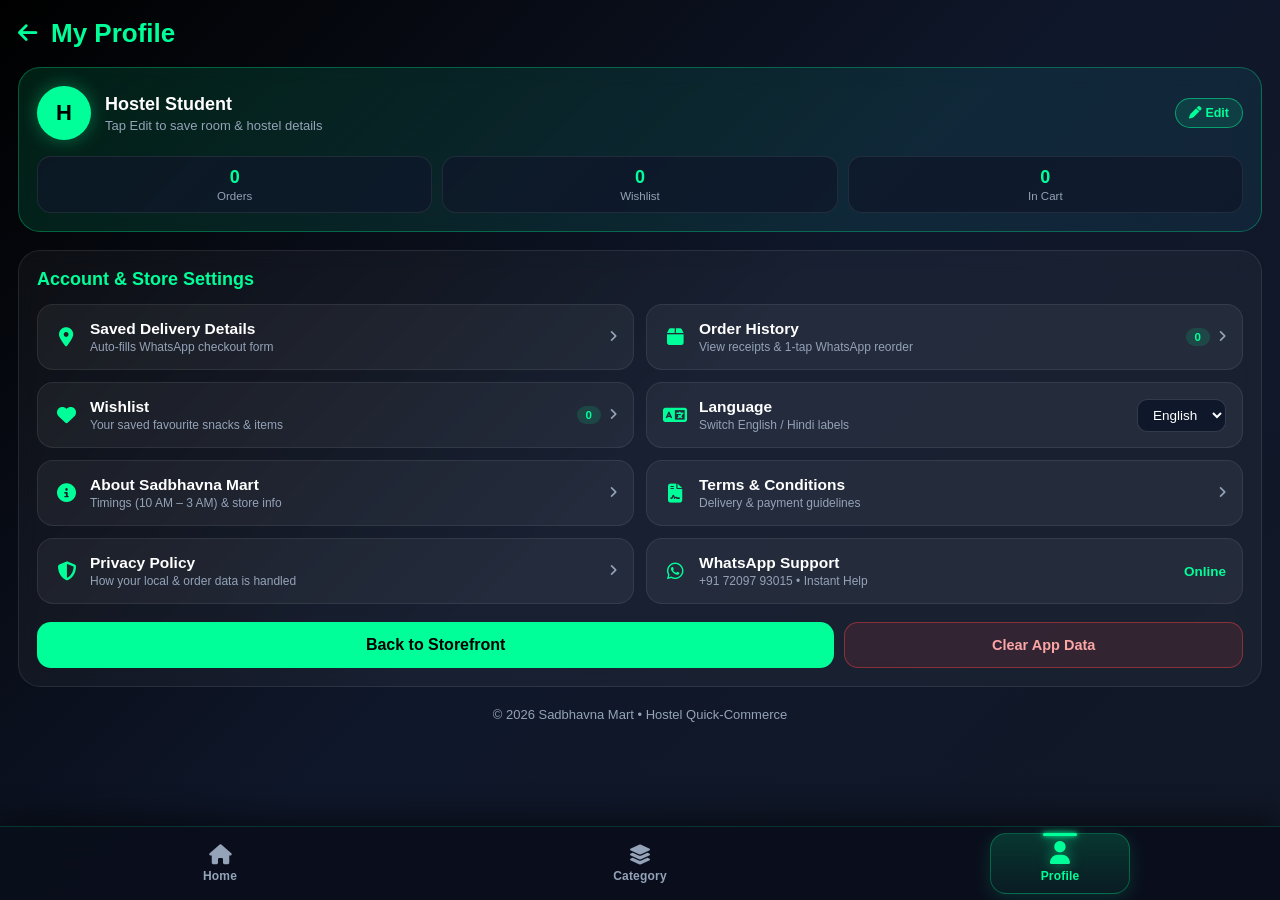
<file: profile.html>
<!DOCTYPE html>
<html lang="en">

<head>
<meta charset="UTF-8">
<meta name="viewport" content="width=device-width, initial-scale=1.0, maximum-scale=1.0, user-scalable=no">
<title>Profile — Sadbhavna Mart</title>
<link rel="manifest" href="manifest.json">
<meta name="theme-color" content="#00ff99">
<link rel="icon" type="image/png" sizes="192x192" href="images/icon-192.png">
<link rel="apple-touch-icon" href="images/icon-192.png">
<meta name="apple-mobile-web-app-capable" content="yes">
<script src="i18n.js" defer></script>
<script src="pwa.js" defer></script>
<link rel="stylesheet" href="https://cdnjs.cloudflare.com/ajax/libs/font-awesome/6.5.1/css/all.min.css">
<style>
*{
  margin:0;
  padding:0;
  box-sizing:border-box;
  font-family:Arial,sans-serif;
  -webkit-tap-highlight-color:transparent;
}
body{
  background:linear-gradient(135deg,#000,#0f172a,#111827);
  color:#fff;
  width:100%;
  max-width:100%;
  min-height:100vh;
  padding:18px;
  padding-bottom:110px;
}
.header{
  display:flex;
  align-items:center;
  justify-content:space-between;
  margin-bottom:18px;
}
.header-left{
  display:flex;
  align-items:center;
  gap:14px;
}
.header a{
  color:#00ff99;
  font-size:22px;
  text-decoration:none;
}
.header h1{
  font-size:26px;
  color:#00ff99;
}

/* STUDENT HERO CARD */
.user-hero{
  width:100%;
  background:linear-gradient(135deg,rgba(0,255,153,0.12),rgba(56,189,248,0.08));
  border:1px solid rgba(0,255,153,0.3);
  border-radius:22px;
  padding:18px;
  margin-bottom:18px;
  backdrop-filter:blur(10px);
}
.user-top{
  display:flex;
  align-items:center;
  justify-content:space-between;
  gap:12px;
}
.user-info{
  display:flex;
  align-items:center;
  gap:14px;
}
.avatar{
  width:54px;
  height:54px;
  border-radius:50%;
  background:#00ff99;
  color:#000;
  font-size:22px;
  font-weight:900;
  display:flex;
  align-items:center;
  justify-content:center;
  flex-shrink:0;
  box-shadow:0 0 18px rgba(0,255,153,0.35);
}
.user-name{
  font-size:18px;
  font-weight:800;
  color:#fff;
}
.user-sub{
  font-size:13px;
  color:#94a3b8;
  margin-top:3px;
}
.edit-pill{
  border:1px solid rgba(0,255,153,0.5);
  background:rgba(0,255,153,0.12);
  color:#00ff99;
  padding:7px 13px;
  border-radius:999px;
  font-size:12.5px;
  font-weight:700;
  cursor:pointer;
  white-space:nowrap;
}
.stats-row{
  display:grid;
  grid-template-columns:repeat(3,1fr);
  gap:10px;
  margin-top:16px;
}
.stat-box{
  background:rgba(15,23,42,0.75);
  border:1px solid rgba(255,255,255,0.08);
  border-radius:14px;
  padding:10px 8px;
  text-align:center;
  text-decoration:none;
  color:#fff;
}
.stat-num{
  font-size:18px;
  font-weight:800;
  color:#00ff99;
}
.stat-lbl{
  font-size:11.5px;
  color:#94a3b8;
  margin-top:2px;
}

.profile-card{
  width:100%;
  max-width:100%;
  background:rgba(255,255,255,0.04);
  border:1px solid rgba(255,255,255,0.09);
  border-radius:22px;
  padding:18px;
  backdrop-filter:blur(10px);
}
.section-title{
  margin-bottom:14px;
  font-size:18px;
  color:#00ff99;
}
.options-grid{
  display:grid;
  gap:12px;
  grid-template-columns:1fr;
}
@media screen and (min-width:900px){
  .options-grid{
    grid-template-columns:repeat(2,1fr);
  }
}
.option-box{
  background:rgba(255,255,255,0.05);
  border:1px solid rgba(255,255,255,0.08);
  padding:15px 16px;
  border-radius:16px;
  display:flex;
  justify-content:space-between;
  align-items:center;
  gap:10px;
  transition:0.2s;
  cursor:pointer;
}
.option-box:hover{
  transform:translateY(-2px);
  border-color:rgba(0,255,153,0.35);
}
.option-left{
  display:flex;
  align-items:center;
  gap:12px;
}
.option-left i{
  font-size:19px;
  color:#00ff99;
  width:24px;
  text-align:center;
}
.option-title{
  font-size:15.5px;
  font-weight:700;
  color:#fff;
}
.option-desc{
  font-size:12px;
  color:#94a3b8;
  margin-top:2px;
}
.option-right{
  color:#94a3b8;
  font-size:13.5px;
  display:flex;
  align-items:center;
  gap:8px;
  white-space:nowrap;
}
.count-pill{
  background:rgba(0,255,153,0.14);
  color:#00ff99;
  font-size:11.5px;
  font-weight:800;
  padding:3px 9px;
  border-radius:999px;
}
#languageSelect{
  background:#0f172a;
  color:#fff;
  padding:7px 11px;
  border:1px solid rgba(255,255,255,0.15);
  border-radius:10px;
  font-size:13.5px;
  outline:none;
  cursor:pointer;
}
.action-buttons{
  display:grid;
  grid-template-columns:1fr;
  gap:10px;
  margin-top:18px;
}
@media screen and (min-width:640px){
  .action-buttons{
    grid-template-columns:2fr 1fr;
  }
}
.store-btn{
  display:block;
  width:100%;
  text-align:center;
  text-decoration:none;
  padding:14px;
  border-radius:14px;
  background:#00ff99;
  color:#000;
  font-size:16px;
  font-weight:800;
}
.reset-btn{
  width:100%;
  padding:14px;
  border-radius:14px;
  border:1px solid rgba(239,68,68,0.45);
  background:rgba(239,68,68,0.12);
  color:#fca5a5;
  font-size:14.5px;
  font-weight:700;
  cursor:pointer;
}
.footer{
  text-align:center;
  margin-top:20px;
  color:#94a3b8;
  font-size:13px;
}
.link{
  text-decoration:none;
  color:#fff;
}

/* MODAL */
.modal-overlay{
  position:fixed;
  inset:0;
  background:rgba(0,0,0,0.75);
  display:none;
  z-index:200;
}
.modal-overlay.active{ display:block; }
.modal-box{
  position:fixed;
  top:50%;
  left:50%;
  transform:translate(-50%,-50%);
  width:92%;
  max-width:460px;
  background:#0f172a;
  border:1px solid rgba(0,255,153,0.35);
  border-radius:22px;
  padding:22px;
  display:none;
  z-index:201;
}
.modal-box.active{ display:block; }
.modal-box h2{
  color:#00ff99;
  margin-bottom:14px;
  font-size:20px;
}
.modal-input{
  width:100%;
  padding:12px 14px;
  margin-bottom:12px;
  border-radius:12px;
  border:1px solid rgba(255,255,255,0.14);
  background:rgba(255,255,255,0.06);
  color:#fff;
  font-size:15px;
  outline:none;
}
.modal-actions{
  display:flex;
  gap:10px;
  margin-top:6px;
}
.btn-save{
  flex:1;
  padding:12px;
  border:none;
  border-radius:12px;
  background:#00ff99;
  color:#000;
  font-weight:bold;
  cursor:pointer;
}
.btn-cancel{
  flex:1;
  padding:12px;
  border:none;
  border-radius:12px;
  background:rgba(255,255,255,0.12);
  color:#fff;
  font-weight:bold;
  cursor:pointer;
}

/* TOAST */
#toastMsg{
  position:fixed;
  top:16px;
  left:50%;
  transform:translateX(-50%) translateY(-80px);
  background:#0f172a;
  color:#00ff99;
  border:1px solid rgba(0,255,153,0.5);
  padding:10px 18px;
  border-radius:999px;
  font-size:13px;
  font-weight:700;
  z-index:9999;
  opacity:0;
  transition:transform 0.25s ease, opacity 0.25s ease;
  pointer-events:none;
}
#toastMsg.show{
  transform:translateX(-50%) translateY(0);
  opacity:1;
}

.bottom-nav{
  position:fixed;
  bottom:0;
  left:0;
  width:100%;
  height:75px;
  background:rgba(10,15,28,0.94);
  backdrop-filter:blur(12px);
  border-top:1px solid rgba(255,255,255,0.1);
  display:flex;
  justify-content:space-around;
  align-items:center;
  z-index:99;
}
.bottom-nav a{
  text-decoration:none;
  color:#94a3b8;
}
.nav-item{
  display:flex;
  flex-direction:column;
  align-items:center;
  gap:5px;
  font-size:12px;
  padding:8px 18px;
  border-radius:16px;
}
.nav-item i{ font-size:20px; }
.nav-item.active{
  color:#00ff99;
  background:rgba(0,255,153,0.08);
}
</style>
<link rel="stylesheet" href="nav-bar.css">
</head>

<body>

<div id="toastMsg"></div>

<div class="header">
  <div class="header-left">
    <a href="index.html?nav=1" aria-label="Back to Store"><i class="fa-solid fa-arrow-left"></i></a>
    <h1 class="i18n" data-en="My Profile" data-hi="मेरा प्रोफाइल">My Profile</h1>
  </div>
</div>

<!-- STUDENT HERO + LIVE STATS -->
<div class="user-hero">
  <div class="user-top">
    <div class="user-info">
      <div class="avatar" id="userAvatar">S</div>
      <div>
        <div class="user-name" id="heroName">Hostel Student</div>
        <div class="user-sub" id="heroSub">Tap Edit to save room &amp; hostel details</div>
      </div>
    </div>
    <button class="edit-pill" onclick="openProfileModal()">
      <i class="fa-solid fa-pen"></i> <span class="i18n" data-en="Edit" data-hi="बदलें">Edit</span>
    </button>
  </div>

  <div class="stats-row">
    <a href="orders.html" class="stat-box">
      <div class="stat-num" id="statOrders">0</div>
      <div class="stat-lbl i18n" data-en="Orders" data-hi="ऑर्डर्स">Orders</div>
    </a>
    <a href="wishlist.html" class="stat-box">
      <div class="stat-num" id="statFavs">0</div>
      <div class="stat-lbl i18n" data-en="Wishlist" data-hi="विशलिस्ट">Wishlist</div>
    </a>
    <a href="index.html?nav=1" class="stat-box">
      <div class="stat-num" id="statCart">0</div>
      <div class="stat-lbl i18n" data-en="In Cart" data-hi="कार्ट में">In Cart</div>
    </a>
  </div>
</div>

<div class="profile-card">
  <h2 class="section-title i18n" data-en="Account &amp; Store Settings" data-hi="अकाउंट और स्टोर सेटिंग्स">Account &amp; Store Settings</h2>

  <div class="options-grid">
    <div class="option-box" onclick="openProfileModal()">
      <div class="option-left">
        <i class="fa-solid fa-location-dot"></i>
        <div>
          <div class="option-title i18n" data-en="Saved Delivery Details" data-hi="डिलीवरी विवरण">Saved Delivery Details</div>
          <div class="option-desc" id="deliveryPreview">Auto-fills WhatsApp checkout form</div>
        </div>
      </div>
      <div class="option-right"><i class="fa-solid fa-angle-right"></i></div>
    </div>

    <a href="orders.html" class="link">
      <div class="option-box">
        <div class="option-left">
          <i class="fa-solid fa-box"></i>
          <div>
            <div class="option-title i18n" data-en="Order History" data-hi="ऑर्डर हिस्ट्री">Order History</div>
            <div class="option-desc i18n" data-en="View receipts &amp; 1-tap WhatsApp reorder" data-hi="रसीद देखें और दोबारा ऑर्डर करें">View receipts &amp; 1-tap WhatsApp reorder</div>
          </div>
        </div>
        <div class="option-right"><span class="count-pill" id="ordersPill">0</span><i class="fa-solid fa-angle-right"></i></div>
      </div>
    </a>

    <a href="wishlist.html" class="link">
      <div class="option-box">
        <div class="option-left">
          <i class="fa-solid fa-heart"></i>
          <div>
            <div class="option-title i18n" data-en="Wishlist" data-hi="विशलिस्ट">Wishlist</div>
            <div class="option-desc i18n" data-en="Your saved favourite snacks &amp; items" data-hi="आपकी पसंदीदा चीज़ें">Your saved favourite snacks &amp; items</div>
          </div>
        </div>
        <div class="option-right"><span class="count-pill" id="favsPill">0</span><i class="fa-solid fa-angle-right"></i></div>
      </div>
    </a>

    <div class="option-box">
      <div class="option-left">
        <i class="fa-solid fa-language"></i>
        <div>
          <div class="option-title i18n" data-en="Language" data-hi="भाषा">Language</div>
          <div class="option-desc i18n" data-en="Switch English / Hindi labels" data-hi="अंग्रेज़ी / हिंदी बदलें">Switch English / Hindi labels</div>
        </div>
      </div>
      <select id="languageSelect">
        <option value="English">English</option>
        <option value="Hindi">Hindi</option>
      </select>
    </div>

    <div class="option-box" data-pwa-install data-pwa-display="flex" style="display:none;" onclick="triggerPwaInstall()">
      <div class="option-left">
        <i class="fa-solid fa-mobile-screen-button"></i>
        <div>
          <div class="option-title i18n" data-en="Install Sadbhavna App" data-hi="सद्भावना ऐप इंस्टॉल करें">Install Sadbhavna App</div>
          <div class="option-desc i18n" data-en="Add directly to your phone or desktop home screen" data-hi="सीधे होम स्क्रीन पर ऐप इंस्टॉल करें">Add directly to your phone or desktop home screen</div>
        </div>
      </div>
      <div class="option-right"><span class="count-pill">PWA</span><i class="fa-solid fa-download"></i></div>
    </div>

    <a href="about.html" class="link">
      <div class="option-box">
        <div class="option-left">
          <i class="fa-solid fa-circle-info"></i>
          <div>
            <div class="option-title i18n" data-en="About Sadbhavna Mart" data-hi="सद्भावना मार्ट के बारे में">About Sadbhavna Mart</div>
            <div class="option-desc i18n" data-en="Timings (10 AM – 3 AM) &amp; store info" data-hi="स्टोर टाइमिंग और जानकारी">Timings (10 AM – 3 AM) &amp; store info</div>
          </div>
        </div>
        <div class="option-right"><i class="fa-solid fa-angle-right"></i></div>
      </div>
    </a>

    <a href="terms.html" class="link">
      <div class="option-box">
        <div class="option-left">
          <i class="fa-solid fa-file-contract"></i>
          <div>
            <div class="option-title i18n" data-en="Terms &amp; Conditions" data-hi="नियम और शर्तें">Terms &amp; Conditions</div>
            <div class="option-desc i18n" data-en="Delivery &amp; payment guidelines" data-hi="डिलीवरी और पेमेंट नियम">Delivery &amp; payment guidelines</div>
          </div>
        </div>
        <div class="option-right"><i class="fa-solid fa-angle-right"></i></div>
      </div>
    </a>

    <a href="policy.html" class="link">
      <div class="option-box">
        <div class="option-left">
          <i class="fa-solid fa-shield-halved"></i>
          <div>
            <div class="option-title i18n" data-en="Privacy Policy" data-hi="प्राइवेसी पॉलिसी">Privacy Policy</div>
            <div class="option-desc i18n" data-en="How your local &amp; order data is handled" data-hi="आपका डेटा सुरक्षित है">How your local &amp; order data is handled</div>
          </div>
        </div>
        <div class="option-right"><i class="fa-solid fa-angle-right"></i></div>
      </div>
    </a>

    <a href="https://wa.me/917209793015?text=Hi%20Sadbhavna%20Mart%20Support!" target="_blank" class="link">
      <div class="option-box">
        <div class="option-left">
          <i class="fa-brands fa-whatsapp"></i>
          <div>
            <div class="option-title i18n" data-en="WhatsApp Support" data-hi="व्हाट्सएप सहायता">WhatsApp Support</div>
            <div class="option-desc">+91 72097 93015 • Instant Help</div>
          </div>
        </div>
        <div class="option-right" style="color:#00ff99;font-weight:bold;">Online</div>
      </div>
    </a>
  </div>

  <div class="action-buttons">
    <a href="index.html?nav=1" class="store-btn i18n" data-en="Back to Storefront" data-hi="स्टोर पर वापस जाएं">Back to Storefront</a>
    <button class="reset-btn i18n" data-en="Clear App Data" data-hi="डेटा साफ़ करें" onclick="clearSavedData()">Clear App Data</button>
  </div>
</div>

<div class="footer i18n" data-en="© 2026 Sadbhavna Mart • Hostel Quick-Commerce" data-hi="© 2026 सद्भावना मार्ट • हॉस्टल क्विक-कॉमर्स">© 2026 Sadbhavna Mart • Hostel Quick-Commerce</div>

<!-- DELIVERY DETAILS MODAL -->
<div class="modal-overlay" id="profileOverlay" onclick="closeProfileModal()"></div>
<div class="modal-box" id="profileModal">
  <h2 class="i18n" data-en="📝 Delivery Details" data-hi="📝 डिलीवरी विवरण">📝 Delivery Details</h2>
  <input type="text" id="profName" class="modal-input" placeholder="Your Name">
  <input type="text" id="profRoom" class="modal-input" placeholder="Room Number (e.g. 204)">
  <input type="text" id="profHostel" class="modal-input" placeholder="Hostel / Block Name">
  <input type="tel" id="profPhone" class="modal-input" placeholder="WhatsApp / Mobile Number">
  <div class="modal-actions">
    <button class="btn-save i18n" data-en="Save Details" data-hi="सेव करें" onclick="saveProfile()">Save Details</button>
    <button class="btn-cancel i18n" data-en="Cancel" data-hi="रद्द करें" onclick="closeProfileModal()">Cancel</button>
  </div>
</div>

<div class="bottom-nav">
  <a href="index.html?nav=1">
    <div class="nav-item">
      <i class="fa-solid fa-house"></i>
      <span class="i18n" data-en="Home" data-hi="होम">Home</span>
    </div>
  </a>
  <a href="category.html">
    <div class="nav-item">
      <i class="fa-solid fa-layer-group"></i>
      <span class="i18n" data-en="Category" data-hi="श्रेणी">Category</span>
    </div>
  </a>
  <a href="profile.html">
    <div class="nav-item active">
      <i class="fa-solid fa-user"></i>
      <span class="i18n" data-en="Profile" data-hi="प्रोफाइल">Profile</span>
    </div>
  </a>
</div>

<script>
const languageSelect = document.getElementById("languageSelect");
let toastTimer = null;

function showToast(msg) {
  const t = document.getElementById("toastMsg");
  t.innerText = msg;
  t.classList.add("show");
  clearTimeout(toastTimer);
  toastTimer = setTimeout(() => t.classList.remove("show"), 2000);
}

function applyLanguage(lang) {
  const key = lang === "Hindi" ? "hi" : "en";
  document.querySelectorAll(".i18n").forEach(el => {
    if (el.dataset[key]) el.innerText = el.dataset[key];
  });
}

languageSelect.addEventListener("change", function () {
  localStorage.setItem("sadbhavna_lang", this.value);
  if (window.SadbhavnaI18n) {
    window.SadbhavnaI18n.setLang(this.value);
  } else {
    applyLanguage(this.value);
  }
  showToast(this.value === "Hindi" ? "भाषा हिंदी में बदल गई" : "Language set to English");
});

function loadStatsAndProfile() {
  let profile = {};
  let orders = [];
  let favs = [];
  let cart = {};
  try { profile = JSON.parse(localStorage.getItem("sadbhavna_profile")) || {}; } catch (e) {}
  try { orders = JSON.parse(localStorage.getItem("orders")) || []; } catch (e) {}
  try { favs = JSON.parse(localStorage.getItem("sadbhavna_favs")) || []; } catch (e) {}
  try { cart = JSON.parse(localStorage.getItem("sadbhavna_cart")) || {}; } catch (e) {}

  let cartCount = 0;
  Object.values(cart).forEach(q => { cartCount += (Number(q) || 0); });

  document.getElementById("statOrders").innerText = orders.length;
  document.getElementById("statFavs").innerText = favs.length;
  document.getElementById("statCart").innerText = cartCount;
  document.getElementById("ordersPill").innerText = orders.length;
  document.getElementById("favsPill").innerText = favs.length;

  const displayName = profile.name || "Hostel Student";
  document.getElementById("heroName").innerText = displayName;
  document.getElementById("userAvatar").innerText = displayName.charAt(0).toUpperCase();

  if (profile.hostel || profile.room) {
    const loc = [profile.hostel, profile.room ? "Room " + profile.room : ""].filter(Boolean).join(" • ");
    document.getElementById("heroSub").innerText = loc + (profile.phone ? " • " + profile.phone : "");
    document.getElementById("deliveryPreview").innerText = loc;
  } else {
    document.getElementById("heroSub").innerText = "Tap Edit to save room & hostel details";
    document.getElementById("deliveryPreview").innerText = "Auto-fills WhatsApp checkout form";
  }

  document.getElementById("profName").value = profile.name || "";
  document.getElementById("profRoom").value = profile.room || "";
  document.getElementById("profHostel").value = profile.hostel || "";
  document.getElementById("profPhone").value = profile.phone || "";
}

function openProfileModal() {
  loadStatsAndProfile();
  document.getElementById("profileOverlay").classList.add("active");
  document.getElementById("profileModal").classList.add("active");
}

function closeProfileModal() {
  document.getElementById("profileOverlay").classList.remove("active");
  document.getElementById("profileModal").classList.remove("active");
}

function saveProfile() {
  const profile = {
    name: document.getElementById("profName").value.trim(),
    room: document.getElementById("profRoom").value.trim(),
    hostel: document.getElementById("profHostel").value.trim(),
    phone: document.getElementById("profPhone").value.trim()
  };
  localStorage.setItem("sadbhavna_profile", JSON.stringify(profile));
  loadStatsAndProfile();
  closeProfileModal();
  showToast("✅ Delivery details saved!");
}

function clearSavedData() {
  if (!confirm("Clear saved cart, wishlist, order history, and profile details?")) return;
  localStorage.removeItem("sadbhavna_cart");
  localStorage.removeItem("sadbhavna_favs");
  localStorage.removeItem("sadbhavna_notifications");
  localStorage.removeItem("orders");
  localStorage.removeItem("sadbhavna_profile");
  loadStatsAndProfile();
  showToast("🗑️ Local app data cleared");
}

const savedLang = localStorage.getItem("sadbhavna_lang") || "English";
languageSelect.value = savedLang;
applyLanguage(savedLang);
loadStatsAndProfile();
</script>

</body>
</html>
</file>
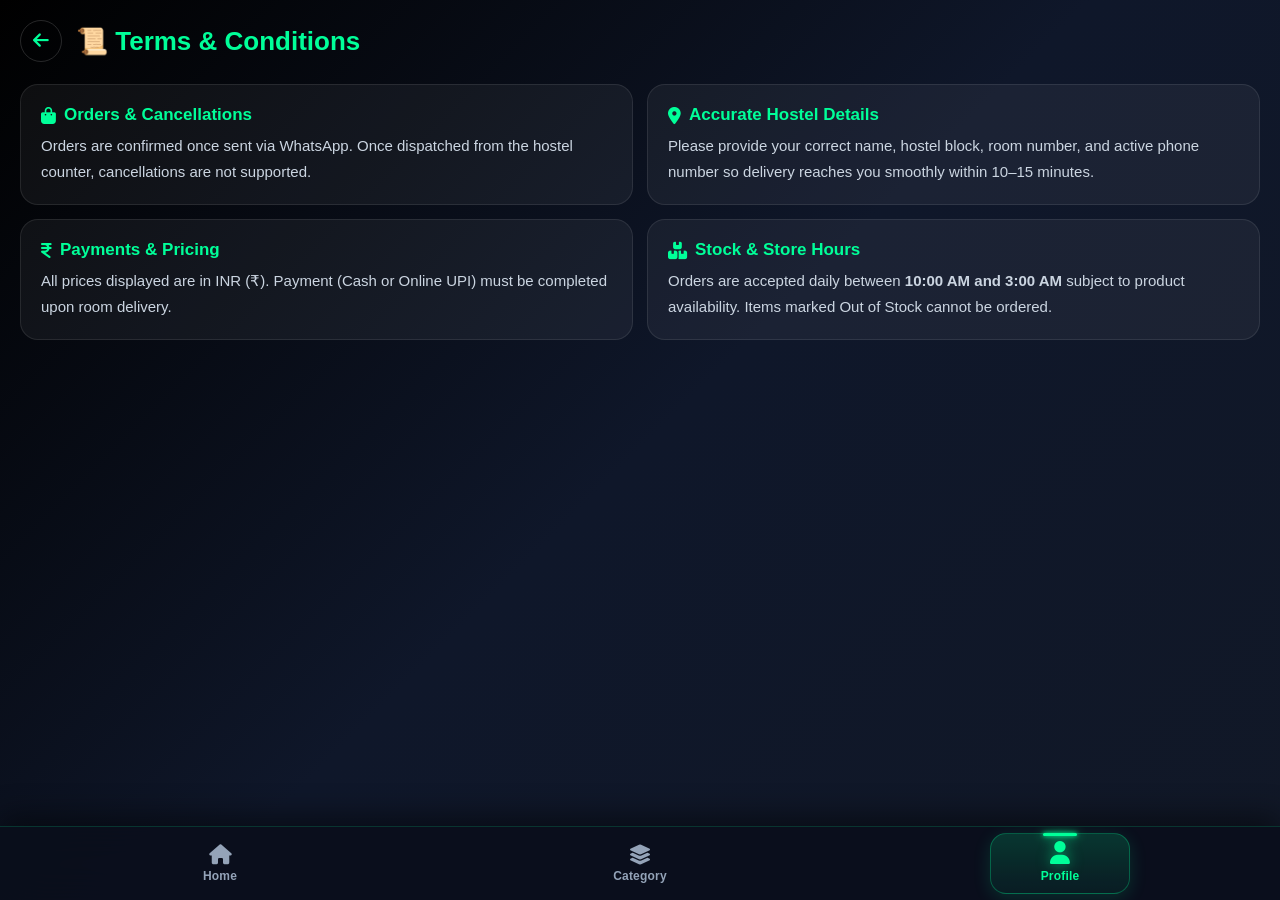
<file: terms.html>
<!DOCTYPE html>
<html lang="en">

<head>
<meta charset="UTF-8">
<meta name="viewport" content="width=device-width, initial-scale=1.0, maximum-scale=1.0, user-scalable=no">
<title>Terms &amp; Conditions — Sadbhavna Mart</title>
<link rel="manifest" href="manifest.json">
<meta name="theme-color" content="#00ff99">
<link rel="icon" type="image/png" sizes="192x192" href="images/icon-192.png">
<link rel="apple-touch-icon" href="images/icon-192.png">
<meta name="apple-mobile-web-app-capable" content="yes">
<script src="i18n.js" defer></script>
<script src="pwa.js" defer></script>
<link rel="stylesheet" href="https://cdnjs.cloudflare.com/ajax/libs/font-awesome/6.5.1/css/all.min.css">
<style>
*{margin:0;padding:0;box-sizing:border-box;font-family:Arial,sans-serif;}
body{
  background:linear-gradient(135deg,#000,#0f172a,#111827);
  color:#fff;
  width:100%;
  max-width:100%;
  padding:20px;
  padding-bottom:105px;
  min-height:100vh;
}
.top-bar{display:flex;align-items:center;gap:14px;margin-bottom:22px;}
.circle-btn{
  width:42px;height:42px;border-radius:50%;display:flex;justify-content:center;align-items:center;
  text-decoration:none;color:#00ff99;font-size:18px;border:1px solid rgba(255,255,255,0.15);
}
h1{color:#00ff99;font-size:26px;}
.grid{display:grid;gap:14px;grid-template-columns:1fr;}
@media screen and (min-width:800px){ .grid{grid-template-columns:repeat(2,1fr);} }
.box{
  width:100%;
  background:rgba(255,255,255,0.05);
  border:1px solid rgba(255,255,255,0.09);
  padding:20px;
  border-radius:18px;
}
.box h2{color:#00ff99;font-size:17px;margin-bottom:8px;display:flex;align-items:center;gap:8px;}
.box p{font-size:15px;line-height:1.7;color:#cbd5e1;}
.bottom-nav{
  position:fixed;bottom:0;left:0;width:100%;height:75px;background:rgba(10,15,28,0.94);
  backdrop-filter:blur(12px);border-top:1px solid rgba(255,255,255,0.1);
  display:flex;justify-content:space-around;align-items:center;z-index:99;
}
.bottom-nav a{text-decoration:none;color:#94a3b8;}
.nav-item{display:flex;flex-direction:column;align-items:center;gap:5px;font-size:12px;padding:8px 18px;}
.nav-item i{font-size:20px;}
</style>
<link rel="stylesheet" href="nav-bar.css">
</head>

<body>
<div class="top-bar">
  <a href="profile.html" class="circle-btn" aria-label="Back"><i class="fa-solid fa-arrow-left"></i></a>
  <h1>📜 Terms &amp; Conditions</h1>
</div>

<div class="grid">
  <div class="box">
    <h2><i class="fa-solid fa-bag-shopping"></i> Orders &amp; Cancellations</h2>
    <p>Orders are confirmed once sent via WhatsApp. Once dispatched from the hostel counter, cancellations are not supported.</p>
  </div>

  <div class="box">
    <h2><i class="fa-solid fa-location-dot"></i> Accurate Hostel Details</h2>
    <p>Please provide your correct name, hostel block, room number, and active phone number so delivery reaches you smoothly within 10–15 minutes.</p>
  </div>

  <div class="box">
    <h2><i class="fa-solid fa-indian-rupee-sign"></i> Payments &amp; Pricing</h2>
    <p>All prices displayed are in INR (₹). Payment (Cash or Online UPI) must be completed upon room delivery.</p>
  </div>

  <div class="box">
    <h2><i class="fa-solid fa-boxes-stacked"></i> Stock &amp; Store Hours</h2>
    <p>Orders are accepted daily between <strong>10:00 AM and 3:00 AM</strong> subject to product availability. Items marked Out of Stock cannot be ordered.</p>
  </div>
</div>

<div class="bottom-nav">
  <a href="index.html?nav=1"><div class="nav-item"><i class="fa-solid fa-house"></i><span>Home</span></div></a>
  <a href="category.html"><div class="nav-item"><i class="fa-solid fa-layer-group"></i><span>Category</span></div></a>
  <a href="profile.html"><div class="nav-item"><i class="fa-solid fa-user"></i><span>Profile</span></div></a>
</div>
</body>
</html>
</file>
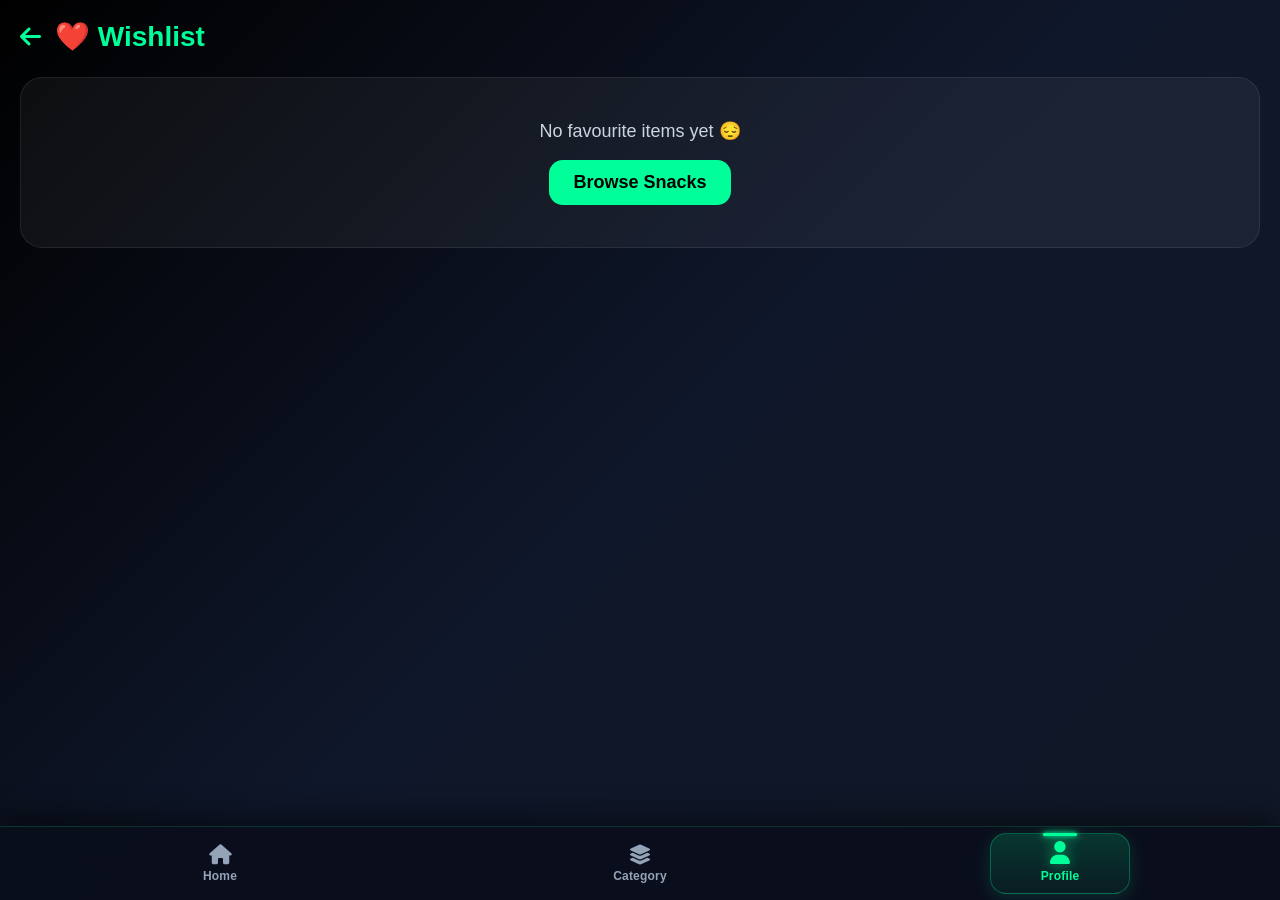
<file: wishlist.html>
<!DOCTYPE html>
<html lang="en">

<head>
<meta charset="UTF-8">
<meta name="viewport" content="width=device-width, initial-scale=1.0, maximum-scale=1.0, user-scalable=no">
<title>Wishlist — Sadbhavna Mart</title>
<link rel="manifest" href="manifest.json">
<meta name="theme-color" content="#00ff99">
<link rel="icon" type="image/png" sizes="192x192" href="images/icon-192.png">
<link rel="apple-touch-icon" href="images/icon-192.png">
<meta name="apple-mobile-web-app-capable" content="yes">
<script src="i18n.js" defer></script>
<script src="pwa.js" defer></script>
<link rel="stylesheet" href="https://cdnjs.cloudflare.com/ajax/libs/font-awesome/6.5.1/css/all.min.css">
<style>
*{
  margin:0;
  padding:0;
  box-sizing:border-box;
  font-family:Arial,sans-serif;
  -webkit-tap-highlight-color:transparent;
}
body{
  background:linear-gradient(135deg,#000,#0f172a,#111827);
  color:#fff;
  width:100%;
  min-height:100vh;
  padding:20px;
  padding-bottom:110px;
}
.header{
  display:flex;
  justify-content:space-between;
  align-items:center;
  gap:15px;
  margin-bottom:24px;
}
.header-left{
  display:flex;
  align-items:center;
  gap:14px;
}
.header a{
  color:#00ff99;
  font-size:24px;
  text-decoration:none;
}
.header h1{
  font-size:28px;
  color:#00ff99;
}
.grid{
  width:100%;
  max-width:100%;
  display:grid;
  gap:18px;
  grid-template-columns:repeat(1,1fr);
}
@media screen and (min-width:640px){
  .grid{ grid-template-columns:repeat(2,1fr); }
}
@media screen and (min-width:1024px){
  .grid{ grid-template-columns:repeat(4,1fr); }
}
.wish-card{
  background:rgba(255,255,255,0.05);
  border:1px solid rgba(255,255,255,0.09);
  border-radius:20px;
  padding:16px;
  display:flex;
  flex-direction:column;
  justify-content:space-between;
  gap:12px;
}
.wish-card img{
  width:100%;
  height:150px;
  object-fit:cover;
  border-radius:14px;
}
.wish-card h2{
  font-size:18px;
  color:#fff;
}
.btn-row{
  display:flex;
  gap:10px;
}
.btn-add{
  flex:1;
  border:none;
  border-radius:12px;
  padding:10px 12px;
  background:#00ff99;
  color:#000;
  font-weight:bold;
  cursor:pointer;
}
.btn-remove{
  border:1px solid rgba(255,59,59,0.45);
  border-radius:12px;
  padding:10px 12px;
  background:rgba(255,59,59,0.12);
  color:#ff6b6b;
  font-weight:bold;
  cursor:pointer;
}
.empty-box{
  grid-column:1 / -1;
  background:rgba(255,255,255,0.05);
  border:1px solid rgba(255,255,255,0.08);
  padding:42px 22px;
  border-radius:22px;
  font-size:18px;
  color:#cbd5e1;
  text-align:center;
}
.browse-btn{
  display:inline-block;
  margin-top:18px;
  padding:12px 24px;
  border-radius:14px;
  background:#00ff99;
  color:#000;
  font-weight:bold;
  text-decoration:none;
}
.bottom-nav{
  position:fixed;
  bottom:0;
  left:0;
  width:100%;
  height:75px;
  background:rgba(10,15,28,0.94);
  backdrop-filter:blur(12px);
  border-top:1px solid rgba(255,255,255,0.1);
  display:flex;
  justify-content:space-around;
  align-items:center;
  z-index:99;
}
.bottom-nav a{
  text-decoration:none;
  color:#94a3b8;
}
.nav-item{
  display:flex;
  flex-direction:column;
  align-items:center;
  gap:5px;
  font-size:12px;
  padding:8px 18px;
  border-radius:16px;
}
.nav-item i{ font-size:20px; }
</style>
<link rel="stylesheet" href="nav-bar.css">
</head>

<body>

<div class="header">
  <div class="header-left">
    <a href="profile.html" aria-label="Back to Profile"><i class="fa-solid fa-arrow-left"></i></a>
    <h1>❤️ Wishlist</h1>
  </div>
</div>

<div class="grid" id="wishlistGrid"></div>

<div class="bottom-nav">
  <a href="index.html?nav=1">
    <div class="nav-item">
      <i class="fa-solid fa-house"></i>
      <span>Home</span>
    </div>
  </a>
  <a href="category.html">
    <div class="nav-item">
      <i class="fa-solid fa-layer-group"></i>
      <span>Category</span>
    </div>
  </a>
  <a href="profile.html">
    <div class="nav-item">
      <i class="fa-solid fa-user"></i>
      <span>Profile</span>
    </div>
  </a>
</div>

<script>
const PRODUCT_IMAGES = {
  "Parle G": "ParleG.jpg",
  "Tedhe Medhe": "Tedhe Medhe.webp",
  "Kurkure": "Kurkure.jpg",
  "Cup Maggi": "Cup Maggie.jpg",
  "Bourbon": "Bourbon.jpg",
  "Maggi Double Masala": "maggie.jpeg",
  "Milk": "Milk.png",
  "Nescafe Coffee": "Coffie.webp",
  "BRU Coffee": "Coffie2.jpg",
  "Chini": "Chini.jpeg",
  "Tata Tea": "Chaipatti1.jpg",
  "Red Label": "Chaipatti2.jpg",
  "Lays Classic": "images/lays-classic.jpg",
  "Oreo": "images/oreo.jpg",
  "Good Day": "images/good-day.jpg",
  "Dairy Milk": "images/dairy-milk.jpg",
  "Frooti": "images/frooti.jpg",
  "Coca-Cola": "images/coca-cola.jpg",
  "Yippee Noodles": "images/yippee-noodles.jpg",
  "Bread": "images/bread.jpg",
  "Linc Glycer Blue": "images/linc-glycer-blue.jpg",
  "Linc Glycer Black": "images/linc-glycer-black.jpg",
  "Pentonic Blue": "images/pentonic-blue.jpg",
  "Pentonic Black": "images/pentonic-black.jpg",
  "Pentonic B-RT": "images/pentonic-vrt.jpg",
  "Practical File (100p)": "images/practical-file-40.jpg",
  "Practical File (140p)": "images/practical-file-50.jpg",
  "Practical File (Hardcover)": "images/practical-file-60.jpg"
};

const PRODUCT_PRICES = {
  "Parle G": 10, "Tedhe Medhe": 20, "Kurkure": 20, "Cup Maggi": 50,
  "Bourbon": 30, "Maggi Double Masala": 28, "Milk": 30, "Nescafe Coffee": 20,
  "BRU Coffee": 20, "Chini": 45, "Tata Tea": 60, "Red Label": 65,
  "Lays Classic": 20, "Oreo": 30, "Good Day": 25, "Dairy Milk": 40,
  "Frooti": 20, "Coca-Cola": 40, "Yippee Noodles": 25, "Bread": 40,
  "Linc Glycer Blue": 10, "Linc Glycer Black": 10,
  "Pentonic Blue": 10, "Pentonic Black": 10, "Pentonic B-RT": 20,
  "Practical File (100p)": 40, "Practical File (140p)": 50, "Practical File (Hardcover)": 60
};

let favs = [];
let cart = {};
try { favs = JSON.parse(localStorage.getItem("sadbhavna_favs")) || []; } catch(e) { favs = []; }
try { cart = JSON.parse(localStorage.getItem("sadbhavna_cart")) || {}; } catch(e) { cart = {}; }

function saveAndRender() {
  localStorage.setItem("sadbhavna_favs", JSON.stringify(favs));
  localStorage.setItem("sadbhavna_cart", JSON.stringify(cart));
  renderWishlist();
}

function addToCart(name) {
  cart[name] = (Number(cart[name]) || 0) + 1;
  favs = favs.filter(x => x !== name);
  saveAndRender();
}

function removeFav(name) {
  favs = favs.filter(x => x !== name);
  saveAndRender();
}

function renderWishlist() {
  const grid = document.getElementById("wishlistGrid");
  if (favs.length === 0) {
    grid.innerHTML = `
      <div class="empty-box">
        <p>No favourite items yet 😔</p>
        <a href="index.html?nav=1" class="browse-btn">Browse Snacks</a>
      </div>
    `;
    return;
  }

  grid.innerHTML = favs.map(name => {
    const img = PRODUCT_IMAGES[name] || "maggie.jpeg";
    const price = PRODUCT_PRICES[name] || 0;
    const safeName = name.replace(/'/g, "\\'");
    return `
      <div class="wish-card">
        <img src="${img}" alt="${name}">
        <div>
          <h2>${name}</h2>
          <p style="color:#00ff99;font-weight:bold;margin-top:4px;">₹${price}</p>
        </div>
        <div class="btn-row">
          <button class="btn-add" onclick="addToCart('${safeName}')">Add to Cart</button>
          <button class="btn-remove" onclick="removeFav('${safeName}')">Remove</button>
        </div>
      </div>
    `;
  }).join("");
}

renderWishlist();
</script>

</body>
</html>
</file>
<file: nav-bar.css>
/* Global mobile anti-zoom & horizontal overflow protection + Unified Animated Bottom Navigation Bar */

html, body {
  max-width: 100%;
  overflow-x: hidden;
}

@media screen and (max-width: 767px) {
  input, select, textarea {
    font-size: 16px;
  }
}

body .bottom-nav {
  position: fixed;
  bottom: 0;
  left: 0;
  width: 100%;
  max-width: 100%;
  height: calc(74px + env(safe-area-inset-bottom, 0px));
  padding: 6px 10px calc(6px + env(safe-area-inset-bottom, 0px));
  background: rgba(10, 15, 28, 0.92);
  backdrop-filter: blur(18px);
  -webkit-backdrop-filter: blur(18px);
  border-top: 1px solid rgba(0, 255, 153, 0.16);
  box-shadow: 0 -10px 30px rgba(0, 0, 0, 0.48);
  display: flex;
  justify-content: space-around;
  align-items: stretch;
  z-index: 980;
  overflow: hidden;
  user-select: none;
  -webkit-user-select: none;
}

body .bottom-nav .nav-slider {
  position: absolute;
  top: 6px;
  left: 0;
  height: calc(100% - 12px - env(safe-area-inset-bottom, 0px));
  border-radius: 16px;
  background: linear-gradient(180deg, rgba(0, 255, 153, 0.17), rgba(0, 255, 153, 0.06));
  border: 1px solid rgba(0, 255, 153, 0.28);
  box-shadow: 0 4px 18px rgba(0, 255, 153, 0.14);
  pointer-events: none;
  opacity: 0;
  transform: translate3d(0, 0, 0);
  transition:
    transform 0.24s cubic-bezier(0.22, 1, 0.36, 1),
    width 0.24s cubic-bezier(0.22, 1, 0.36, 1),
    opacity 0.18s ease;
  will-change: transform, width;
  z-index: 0;
}

body .bottom-nav .nav-slider.ready {
  opacity: 1;
}

body .bottom-nav .nav-slider::after {
  content: "";
  position: absolute;
  top: -1px;
  left: 50%;
  transform: translateX(-50%);
  width: 34px;
  height: 3px;
  border-radius: 999px;
  background: #00ff99;
  box-shadow: 0 0 12px rgba(0, 255, 153, 0.9), 0 0 4px #00ff99;
}

body .bottom-nav a {
  position: relative;
  z-index: 1;
  flex: 1 1 0;
  width: auto;
  height: 100%;
  text-decoration: none;
  color: #94a3b8;
  display: flex;
  align-items: center;
  justify-content: center;
  -webkit-tap-highlight-color: transparent;
}

body .bottom-nav .nav-item {
  width: 100%;
  max-width: 140px;
  height: 100%;
  padding: 6px 12px;
  border-radius: 16px;
  background: transparent;
  display: flex;
  flex-direction: column;
  justify-content: center;
  align-items: center;
  gap: 4px;
  font-size: 12px;
  font-weight: 600;
  color: #94a3b8;
  transition:
    color 0.24s ease,
    transform 0.22s cubic-bezier(0.34, 1.56, 0.64, 1),
    opacity 0.2s ease;
}

body .bottom-nav a:active .nav-item {
  transform: scale(0.9);
}

@media (hover: hover) {
  body .bottom-nav a:hover .nav-item:not(.active) {
    color: #e2e8f0;
    transform: translateY(-1px);
  }
}

body .bottom-nav .nav-item i {
  font-size: 20px;
  line-height: 1;
  transition:
    transform 0.32s cubic-bezier(0.34, 1.56, 0.64, 1),
    color 0.24s ease,
    text-shadow 0.24s ease;
}

body .bottom-nav .nav-item span {
  letter-spacing: 0.2px;
  transition: transform 0.25s ease, color 0.24s ease;
}

body .bottom-nav .nav-item.active {
  background: transparent;
  color: #00ff99;
  font-weight: 700;
}

body .bottom-nav .nav-item.active i {
  color: #00ff99;
  transform: translateY(-2px) scale(1.14);
  text-shadow: 0 0 12px rgba(0, 255, 153, 0.5);
  animation: navIconPop 0.42s cubic-bezier(0.34, 1.56, 0.64, 1);
}

body .bottom-nav .nav-item.active span {
  color: #00ff99;
}

@keyframes navIconPop {
  0% {
    transform: translateY(2px) scale(0.84);
  }
  55% {
    transform: translateY(-4px) scale(1.22);
  }
  100% {
    transform: translateY(-2px) scale(1.14);
  }
}

@media (prefers-reduced-motion: reduce) {
  body .bottom-nav .nav-slider,
  body .bottom-nav .nav-item,
  body .bottom-nav .nav-item i {
    transition: none;
    animation: none;
  }
}
</file>
